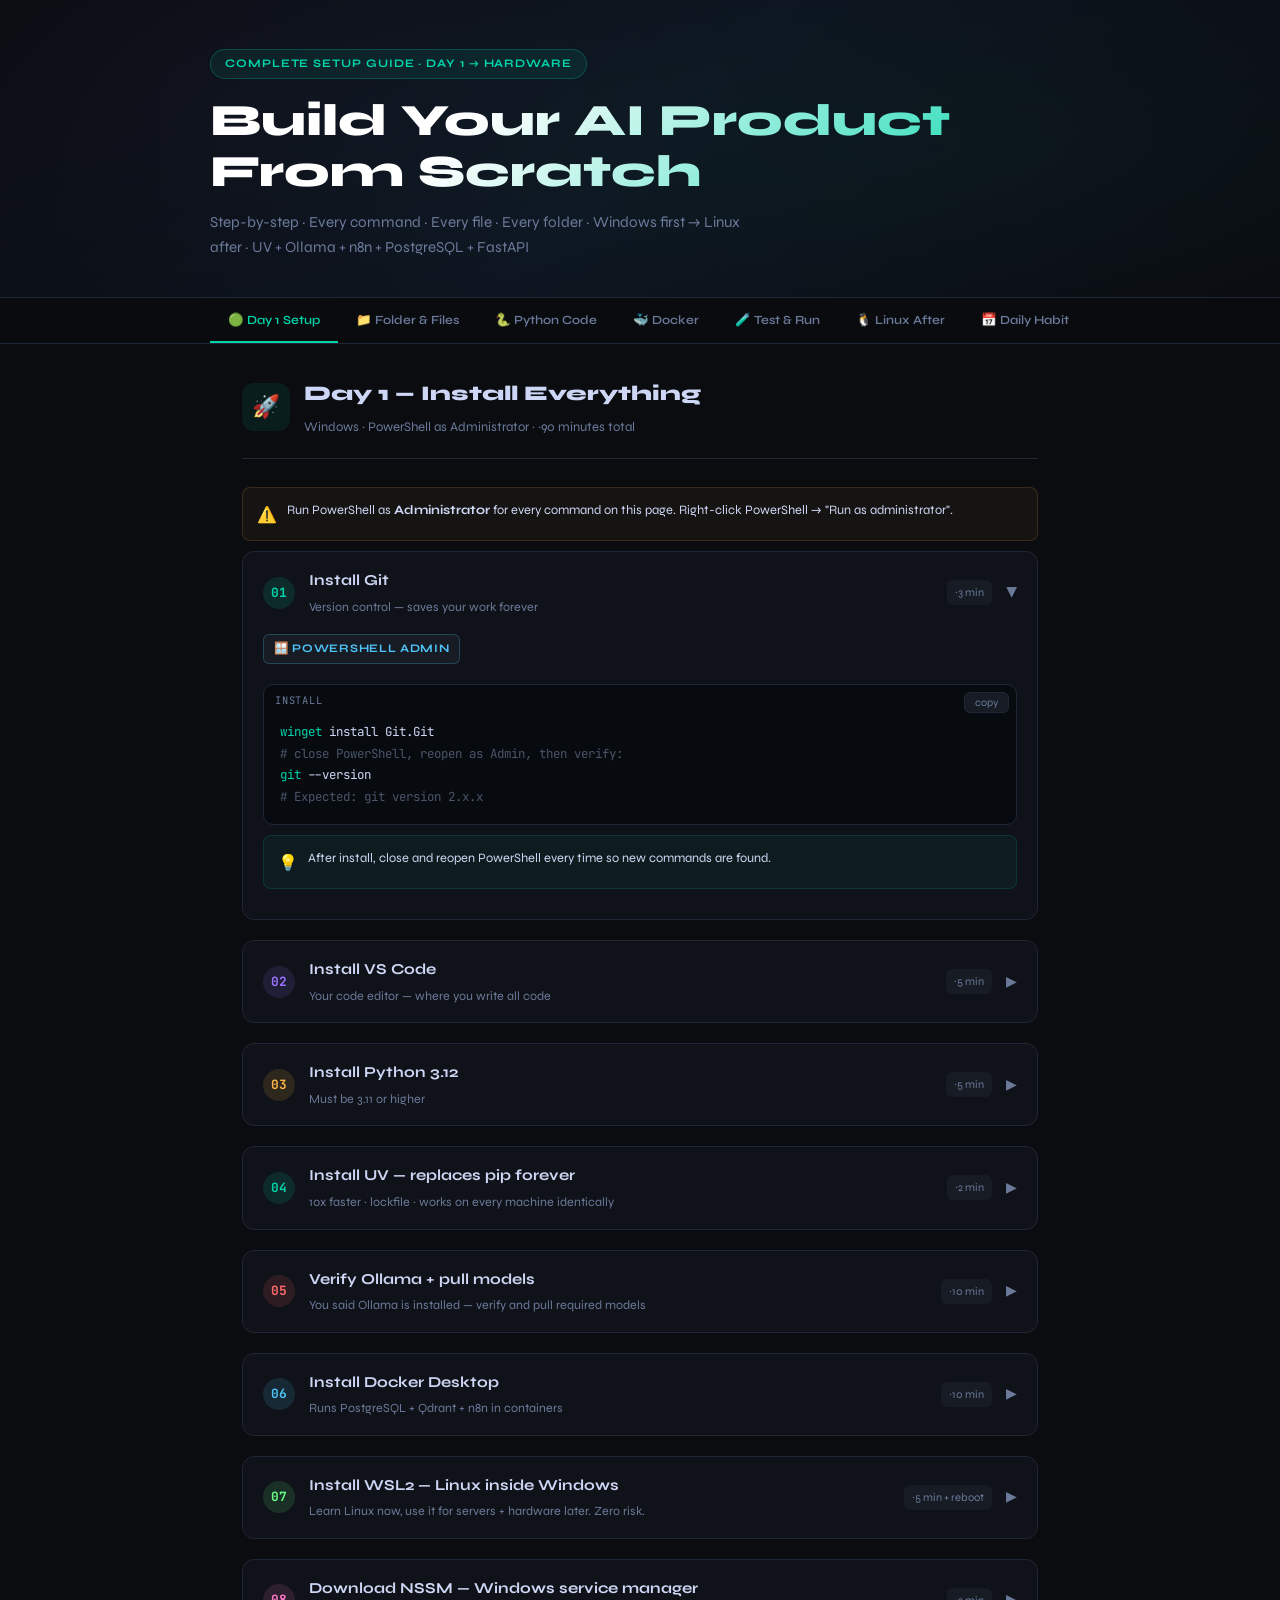
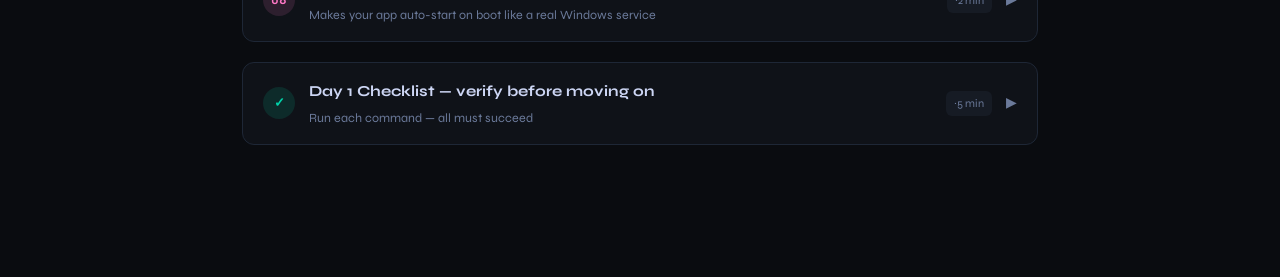
<file: myaiproduct-setup-guide.html>
<!DOCTYPE html>
<html lang="en">
<head>
<meta charset="UTF-8"/>
<meta name="viewport" content="width=device-width, initial-scale=1.0"/>
<title>MyAIProduct — Complete Setup Guide</title>
<style>
@import url('https://fonts.googleapis.com/css2?family=JetBrains+Mono:wght@400;600;700&family=Syne:wght@400;600;700;800&display=swap');

:root {
  --bg:        #0a0c10;
  --bg2:       #0f1218;
  --bg3:       #161b24;
  --border:    #1e2736;
  --text:      #cdd6f4;
  --muted:     #6b7a9a;
  --teal:      #00d4aa;
  --purple:    #9b72ff;
  --coral:     #ff6b6b;
  --amber:     #ffb347;
  --blue:      #4fc3f7;
  --green:     #69ff87;
  --pink:      #ff79c6;
  --code-bg:   #070b10;
}

* { box-sizing: border-box; margin: 0; padding: 0; }

body {
  font-family: 'Syne', sans-serif;
  background: var(--bg);
  color: var(--text);
  line-height: 1.7;
  padding-bottom: 80px;
}

/* ── HEADER ── */
.hero {
  background: linear-gradient(135deg, #0a0c10 0%, #0d1520 50%, #0a0c10 100%);
  border-bottom: 1px solid var(--border);
  padding: 48px 32px 36px;
  position: relative;
  overflow: hidden;
}
.hero::before {
  content: '';
  position: absolute; inset: 0;
  background: radial-gradient(ellipse 60% 60% at 70% 50%, #00d4aa08, transparent),
              radial-gradient(ellipse 40% 80% at 20% 30%, #9b72ff08, transparent);
  pointer-events: none;
}
.hero-inner { max-width: 860px; margin: 0 auto; position: relative; }
.badge {
  display: inline-block; background: #00d4aa15; border: 1px solid #00d4aa40;
  color: var(--teal); border-radius: 20px; padding: 4px 14px;
  font-size: 0.72rem; font-weight: 700; letter-spacing: 0.08em;
  text-transform: uppercase; margin-bottom: 16px;
}
.hero h1 {
  font-size: clamp(1.8rem, 4vw, 2.8rem); font-weight: 800;
  line-height: 1.15; margin-bottom: 12px;
  background: linear-gradient(135deg, #fff 30%, #00d4aa);
  -webkit-background-clip: text; -webkit-text-fill-color: transparent;
}
.hero p { color: var(--muted); font-size: 0.95rem; max-width: 560px; }

/* ── NAV ── */
.nav-wrap {
  position: sticky; top: 0; z-index: 100;
  background: rgba(10,12,16,0.92); backdrop-filter: blur(12px);
  border-bottom: 1px solid var(--border);
  padding: 0 32px;
  overflow-x: auto;
}
.nav {
  display: flex; gap: 0; max-width: 860px; margin: 0 auto;
}
.nav-btn {
  flex-shrink: 0; border: none; background: none;
  color: var(--muted); font-family: 'Syne', sans-serif;
  font-size: 0.78rem; font-weight: 600;
  padding: 14px 18px; cursor: pointer;
  border-bottom: 2px solid transparent;
  transition: color 0.2s, border-color 0.2s;
  white-space: nowrap;
}
.nav-btn:hover { color: var(--text); }
.nav-btn.active { color: var(--teal); border-bottom-color: var(--teal); }

/* ── MAIN LAYOUT ── */
.main { max-width: 860px; margin: 0 auto; padding: 32px; }

.section { display: none; }
.section.active { display: block; }

/* ── PHASE HEADER ── */
.phase-header {
  display: flex; align-items: center; gap: 14px;
  margin-bottom: 28px; padding-bottom: 20px;
  border-bottom: 1px solid var(--border);
}
.phase-icon {
  width: 48px; height: 48px; border-radius: 12px;
  display: flex; align-items: center; justify-content: center;
  font-size: 1.4rem; flex-shrink: 0;
}
.phase-header h2 { font-size: 1.3rem; font-weight: 800; margin-bottom: 4px; }
.phase-header p  { font-size: 0.82rem; color: var(--muted); }

/* ── STEP CARD ── */
.step {
  background: var(--bg2);
  border: 1px solid var(--border);
  border-radius: 12px;
  margin-bottom: 20px;
  overflow: hidden;
}
.step-head {
  display: flex; align-items: center; gap: 14px;
  padding: 16px 20px;
  cursor: pointer;
  user-select: none;
  transition: background 0.15s;
}
.step-head:hover { background: var(--bg3); }
.step-num {
  width: 32px; height: 32px; border-radius: 50%;
  display: flex; align-items: center; justify-content: center;
  font-family: 'JetBrains Mono', monospace;
  font-weight: 700; font-size: 0.8rem; flex-shrink: 0;
}
.step-info { flex: 1; }
.step-title { font-weight: 700; font-size: 0.95rem; margin-bottom: 2px; }
.step-desc  { font-size: 0.78rem; color: var(--muted); }
.step-time  {
  font-size: 0.7rem; color: var(--muted);
  background: var(--bg3); border-radius: 6px; padding: 3px 8px;
  white-space: nowrap; flex-shrink: 0;
}
.chevron { color: var(--muted); font-size: 0.9rem; transition: transform 0.2s; flex-shrink: 0; }
.step.open .chevron { transform: rotate(90deg); }

.step-body { display: none; padding: 0 20px 20px; }
.step.open .step-body { display: block; }

/* ── WHERE label ── */
.where {
  display: inline-flex; align-items: center; gap: 6px;
  background: var(--bg3); border: 1px solid var(--border);
  border-radius: 6px; padding: 4px 10px;
  font-size: 0.72rem; font-weight: 700;
  text-transform: uppercase; letter-spacing: 0.06em;
  margin-bottom: 10px; margin-right: 6px;
}
.where.win  { border-color: #4fc3f740; color: var(--blue); }
.where.term { border-color: #69ff8740; color: var(--green); }
.where.vs   { border-color: #9b72ff40; color: var(--purple); }
.where.file { border-color: #ffb34740; color: var(--amber); }
.where.note { border-color: #ff79c640; color: var(--pink); }

/* ── CODE BLOCK ── */
.code-wrap { position: relative; margin: 10px 0; }
.code-label {
  position: absolute; top: 8px; left: 12px;
  font-size: 0.65rem; color: var(--muted);
  font-family: 'JetBrains Mono', monospace;
  text-transform: uppercase; letter-spacing: 0.08em;
}
.copy-btn {
  position: absolute; top: 8px; right: 8px;
  background: var(--bg3); border: 1px solid var(--border);
  color: var(--muted); border-radius: 6px;
  padding: 3px 10px; font-size: 0.68rem;
  cursor: pointer; font-family: 'Syne', sans-serif;
  transition: color 0.2s, border-color 0.2s;
}
.copy-btn:hover { color: var(--teal); border-color: var(--teal); }
pre {
  background: var(--code-bg);
  border: 1px solid var(--border);
  border-radius: 10px;
  padding: 36px 16px 16px;
  font-family: 'JetBrains Mono', monospace;
  font-size: 0.78rem; line-height: 1.75;
  overflow-x: auto; white-space: pre;
}
.c-green  { color: #69ff87; }
.c-teal   { color: #00d4aa; }
.c-amber  { color: #ffb347; }
.c-muted  { color: #4a5568; }
.c-pink   { color: #ff79c6; }
.c-blue   { color: #4fc3f7; }
.c-coral  { color: #ff6b6b; }

/* ── NOTE / TIP ── */
.note-box {
  border-radius: 8px; padding: 12px 14px;
  font-size: 0.8rem; margin: 10px 0;
  display: flex; gap: 10px; align-items: flex-start;
}
.note-box.tip    { background: #00d4aa0d; border: 1px solid #00d4aa25; }
.note-box.warn   { background: #ffb3470d; border: 1px solid #ffb34725; }
.note-box.info   { background: #9b72ff0d; border: 1px solid #9b72ff25; }
.note-box .icon  { font-size: 1rem; flex-shrink: 0; margin-top: 1px; }

/* ── CHECKLIST ── */
.checklist { list-style: none; margin: 10px 0; }
.checklist li {
  display: flex; gap: 10px; align-items: flex-start;
  font-size: 0.82rem; padding: 5px 0;
  border-bottom: 1px solid var(--border);
}
.checklist li:last-child { border-bottom: none; }
.check { color: var(--teal); flex-shrink: 0; margin-top: 1px; }
.check-pending { color: var(--muted); flex-shrink: 0; }

/* ── TAGS ── */
.tags { display: flex; flex-wrap: wrap; gap: 6px; margin: 8px 0; }
.tag {
  border-radius: 5px; padding: 2px 8px;
  font-size: 0.68rem; font-weight: 700;
  letter-spacing: 0.04em;
}

/* ── PROGRESS ── */
.progress-section {
  background: var(--bg2); border: 1px solid var(--border);
  border-radius: 12px; padding: 20px; margin-bottom: 24px;
}
.progress-title { font-weight: 700; font-size: 0.85rem; margin-bottom: 14px; color: var(--muted); text-transform: uppercase; letter-spacing: 0.06em; }
.prog-row { display: flex; align-items: center; gap: 12px; margin-bottom: 10px; }
.prog-label { font-size: 0.75rem; width: 140px; flex-shrink: 0; }
.prog-bar { flex: 1; height: 6px; background: var(--bg3); border-radius: 3px; overflow: hidden; }
.prog-fill { height: 100%; border-radius: 3px; }
.prog-val { font-size: 0.72rem; color: var(--muted); width: 36px; text-align: right; flex-shrink: 0; }

/* ── FOLDER TREE ── */
.tree {
  background: var(--code-bg); border: 1px solid var(--border);
  border-radius: 10px; padding: 16px;
  font-family: 'JetBrains Mono', monospace;
  font-size: 0.78rem; line-height: 2;
}

/* ── DIVIDER ── */
.divider {
  height: 1px; background: var(--border);
  margin: 24px 0;
}

/* ── PHASE PILL ── */
.phase-pill {
  display: inline-block; border-radius: 20px;
  padding: 4px 12px; font-size: 0.7rem; font-weight: 700;
  margin-bottom: 16px; letter-spacing: 0.04em;
}

/* scroll reveal */
@keyframes fadeUp {
  from { opacity: 0; transform: translateY(12px); }
  to   { opacity: 1; transform: translateY(0); }
}
.step { animation: fadeUp 0.25s ease both; }
.step:nth-child(2) { animation-delay: 0.05s; }
.step:nth-child(3) { animation-delay: 0.1s; }
.step:nth-child(4) { animation-delay: 0.15s; }
.step:nth-child(5) { animation-delay: 0.2s; }
</style>
</head>
<body>

<!-- HERO -->
<div class="hero">
  <div class="hero-inner">
    <div class="badge">Complete Setup Guide · Day 1 → Hardware</div>
    <h1>Build Your AI Product<br>From Scratch</h1>
    <p>Step-by-step · Every command · Every file · Every folder · Windows first → Linux after · UV + Ollama + n8n + PostgreSQL + FastAPI</p>
  </div>
</div>

<!-- NAV -->
<div class="nav-wrap">
  <nav class="nav">
    <button class="nav-btn active" onclick="show('s0')">🟢 Day 1 Setup</button>
    <button class="nav-btn" onclick="show('s1')">📁 Folder & Files</button>
    <button class="nav-btn" onclick="show('s2')">🐍 Python Code</button>
    <button class="nav-btn" onclick="show('s3')">🐳 Docker</button>
    <button class="nav-btn" onclick="show('s4')">🧪 Test & Run</button>
    <button class="nav-btn" onclick="show('s5')">🐧 Linux After</button>
    <button class="nav-btn" onclick="show('s6')">📅 Daily Habit</button>
  </nav>
</div>

<div class="main">

<!-- ══════════════════════════════════════════
     SECTION 0 — DAY 1 SETUP
══════════════════════════════════════════ -->
<div class="section active" id="s0">
  <div class="phase-header">
    <div class="phase-icon" style="background:#00d4aa15">🚀</div>
    <div>
      <h2>Day 1 — Install Everything</h2>
      <p>Windows · PowerShell as Administrator · ~90 minutes total</p>
    </div>
  </div>

  <div class="note-box warn">
    <span class="icon">⚠️</span>
    <span>Run PowerShell as <strong>Administrator</strong> for every command on this page. Right-click PowerShell → "Run as administrator".</span>
  </div>

  <!-- STEP 1: Git -->
  <div class="step open">
    <div class="step-head" onclick="toggle(this)">
      <div class="step-num" style="background:#00d4aa20;color:#00d4aa">01</div>
      <div class="step-info">
        <div class="step-title">Install Git</div>
        <div class="step-desc">Version control — saves your work forever</div>
      </div>
      <div class="step-time">~3 min</div>
      <div class="chevron">▶</div>
    </div>
    <div class="step-body">
      <span class="where win">🪟 PowerShell Admin</span>
      <div class="code-wrap">
        <div class="code-label">install</div>
        <button class="copy-btn" onclick="cp(this)">copy</button>
        <pre><span class="c-teal">winget</span> install Git.Git
<span class="c-muted"># close PowerShell, reopen as Admin, then verify:</span>
<span class="c-teal">git</span> --version
<span class="c-muted"># Expected: git version 2.x.x</span></pre>
      </div>
      <div class="note-box tip">
        <span class="icon">💡</span>
        <span>After install, close and reopen PowerShell every time so new commands are found.</span>
      </div>
    </div>
  </div>

  <!-- STEP 2: VS Code -->
  <div class="step">
    <div class="step-head" onclick="toggle(this)">
      <div class="step-num" style="background:#9b72ff20;color:#9b72ff">02</div>
      <div class="step-info">
        <div class="step-title">Install VS Code</div>
        <div class="step-desc">Your code editor — where you write all code</div>
      </div>
      <div class="step-time">~5 min</div>
      <div class="chevron">▶</div>
    </div>
    <div class="step-body">
      <span class="where win">🪟 PowerShell Admin</span>
      <div class="code-wrap">
        <div class="code-label">install</div>
        <button class="copy-btn" onclick="cp(this)">copy</button>
        <pre><span class="c-teal">winget</span> install Microsoft.VisualStudioCode
<span class="c-muted"># Reopen terminal, verify:</span>
<span class="c-teal">code</span> --version</pre>
      </div>
      <span class="where note">📦 Extensions to install inside VS Code</span>
      <div class="code-wrap">
        <div class="code-label">vs code extensions</div>
        <button class="copy-btn" onclick="cp(this)">copy</button>
        <pre><span class="c-teal">code</span> --install-extension ms-python.python
<span class="c-teal">code</span> --install-extension ms-python.pylance
<span class="c-teal">code</span> --install-extension ms-azuretools.vscode-docker
<span class="c-teal">code</span> --install-extension eamodio.gitlens
<span class="c-teal">code</span> --install-extension humao.rest-client
<span class="c-teal">code</span> --install-extension ms-vscode-remote.remote-wsl</pre>
      </div>
      <div class="note-box tip">
        <span class="icon">💡</span>
        <span>REST Client lets you test your API from inside VS Code — no Postman needed.</span>
      </div>
    </div>
  </div>

  <!-- STEP 3: Python -->
  <div class="step">
    <div class="step-head" onclick="toggle(this)">
      <div class="step-num" style="background:#ffb34720;color:#ffb347">03</div>
      <div class="step-info">
        <div class="step-title">Install Python 3.12</div>
        <div class="step-desc">Must be 3.11 or higher</div>
      </div>
      <div class="step-time">~5 min</div>
      <div class="chevron">▶</div>
    </div>
    <div class="step-body">
      <span class="where win">🪟 PowerShell Admin</span>
      <div class="code-wrap">
        <div class="code-label">install</div>
        <button class="copy-btn" onclick="cp(this)">copy</button>
        <pre><span class="c-teal">winget</span> install Python.Python.3.12
<span class="c-muted"># Reopen terminal, verify:</span>
<span class="c-teal">python</span> --version
<span class="c-muted"># Expected: Python 3.12.x</span>
<span class="c-teal">pip</span> --version
<span class="c-muted"># Expected: pip 24.x.x</span></pre>
      </div>
      <div class="note-box warn">
        <span class="icon">⚠️</span>
        <span>During Python install — check <strong>"Add Python to PATH"</strong>. Without this, python command won't work.</span>
      </div>
    </div>
  </div>

  <!-- STEP 4: UV -->
  <div class="step">
    <div class="step-head" onclick="toggle(this)">
      <div class="step-num" style="background:#00d4aa20;color:#00d4aa">04</div>
      <div class="step-info">
        <div class="step-title">Install UV — replaces pip forever</div>
        <div class="step-desc">10x faster · lockfile · works on every machine identically</div>
      </div>
      <div class="step-time">~2 min</div>
      <div class="chevron">▶</div>
    </div>
    <div class="step-body">
      <span class="where win">🪟 PowerShell Admin</span>
      <div class="code-wrap">
        <div class="code-label">install UV</div>
        <button class="copy-btn" onclick="cp(this)">copy</button>
        <pre><span class="c-teal">powershell</span> -c <span class="c-green">"irm https://astral.sh/uv/install.ps1 | iex"</span>
<span class="c-muted"># Close and reopen terminal as Admin, then:</span>
<span class="c-teal">uv</span> --version
<span class="c-muted"># Expected: uv 0.x.x</span></pre>
      </div>
      <div class="note-box tip">
        <span class="icon">💡</span>
        <span><strong>Never use pip again after this.</strong> UV does everything pip does, but faster and safer. Always use <code>uv add</code> instead of <code>pip install</code>.</span>
      </div>
    </div>
  </div>

  <!-- STEP 5: Ollama -->
  <div class="step">
    <div class="step-head" onclick="toggle(this)">
      <div class="step-num" style="background:#ff6b6b20;color:#ff6b6b">05</div>
      <div class="step-info">
        <div class="step-title">Verify Ollama + pull models</div>
        <div class="step-desc">You said Ollama is installed — verify and pull required models</div>
      </div>
      <div class="step-time">~10 min</div>
      <div class="chevron">▶</div>
    </div>
    <div class="step-body">
      <span class="where win">🪟 PowerShell</span>
      <div class="code-wrap">
        <div class="code-label">verify ollama</div>
        <button class="copy-btn" onclick="cp(this)">copy</button>
        <pre><span class="c-teal">ollama</span> --version
<span class="c-muted"># Expected: ollama version 0.x.x</span>

<span class="c-teal">ollama</span> list
<span class="c-muted"># See what models you have</span></pre>
      </div>
      <div class="code-wrap">
        <div class="code-label">pull required models (run both)</div>
        <button class="copy-btn" onclick="cp(this)">copy</button>
        <pre><span class="c-teal">ollama</span> pull llama3
<span class="c-muted"># Downloads ~4.7GB — wait for it</span>

<span class="c-teal">ollama</span> pull nomic-embed-text
<span class="c-muted"># Downloads ~274MB — for RAG embeddings</span></pre>
      </div>
      <div class="code-wrap">
        <div class="code-label">test ollama works</div>
        <button class="copy-btn" onclick="cp(this)">copy</button>
        <pre><span class="c-teal">ollama</span> run llama3 <span class="c-green">"say: WORKING"</span>
<span class="c-muted"># Must reply with WORKING or similar</span>
<span class="c-muted"># Press Ctrl+D to exit</span></pre>
      </div>
    </div>
  </div>

  <!-- STEP 6: Docker -->
  <div class="step">
    <div class="step-head" onclick="toggle(this)">
      <div class="step-num" style="background:#4fc3f720;color:#4fc3f7">06</div>
      <div class="step-info">
        <div class="step-title">Install Docker Desktop</div>
        <div class="step-desc">Runs PostgreSQL + Qdrant + n8n in containers</div>
      </div>
      <div class="step-time">~10 min</div>
      <div class="chevron">▶</div>
    </div>
    <div class="step-body">
      <span class="where win">🪟 PowerShell Admin</span>
      <div class="code-wrap">
        <div class="code-label">install docker</div>
        <button class="copy-btn" onclick="cp(this)">copy</button>
        <pre><span class="c-teal">winget</span> install Docker.DockerDesktop
<span class="c-muted"># Restart PC when asked</span>
<span class="c-muted"># After restart, open Docker Desktop from taskbar</span>
<span class="c-muted"># Wait for it to say "Docker is running"</span>
<span class="c-muted"># Then verify:</span>
<span class="c-teal">docker</span> --version
<span class="c-teal">docker</span> compose version</pre>
      </div>
      <div class="note-box warn">
        <span class="icon">⚠️</span>
        <span>Docker Desktop must be <strong>running</strong> in the background (tray icon) before you use any docker commands.</span>
      </div>
    </div>
  </div>

  <!-- STEP 7: WSL2 -->
  <div class="step">
    <div class="step-head" onclick="toggle(this)">
      <div class="step-num" style="background:#69ff8720;color:#69ff87">07</div>
      <div class="step-info">
        <div class="step-title">Install WSL2 — Linux inside Windows</div>
        <div class="step-desc">Learn Linux now, use it for servers + hardware later. Zero risk.</div>
      </div>
      <div class="step-time">~5 min + reboot</div>
      <div class="chevron">▶</div>
    </div>
    <div class="step-body">
      <span class="where win">🪟 PowerShell Admin</span>
      <div class="code-wrap">
        <div class="code-label">install wsl2</div>
        <button class="copy-btn" onclick="cp(this)">copy</button>
        <pre><span class="c-teal">wsl</span> --install
<span class="c-muted"># PC restarts. After restart:</span>
<span class="c-muted"># Ubuntu terminal opens automatically</span>
<span class="c-muted"># Set a username (e.g. yourname) and password</span>
<span class="c-muted"># Remember this password — you'll use it often</span>

<span class="c-muted"># Verify after setup:</span>
<span class="c-teal">wsl</span> --list --verbose
<span class="c-muted"># Shows: Ubuntu   Running   2</span></pre>
      </div>
      <div class="code-wrap">
        <div class="code-label">first linux commands to practice daily</div>
        <button class="copy-btn" onclick="cp(this)">copy</button>
        <pre><span class="c-muted"># Open Ubuntu from Start Menu, then:</span>
<span class="c-teal">pwd</span>                 <span class="c-muted"># show current folder</span>
<span class="c-teal">ls</span> -la              <span class="c-muted"># list all files</span>
<span class="c-teal">cd</span> ~                <span class="c-muted"># go to home folder</span>
<span class="c-teal">mkdir</span> projects      <span class="c-muted"># create folder</span>
<span class="c-teal">sudo apt update</span>     <span class="c-muted"># update Ubuntu packages</span>
<span class="c-teal">sudo apt upgrade</span> -y <span class="c-muted"># upgrade all packages</span></pre>
      </div>
      <div class="note-box tip">
        <span class="icon">💡</span>
        <span>In VS Code, press <strong>Ctrl+Shift+P</strong> → type "WSL" → "Open Folder in WSL" to edit Linux files from VS Code.</span>
      </div>
    </div>
  </div>

  <!-- STEP 8: NSSM -->
  <div class="step">
    <div class="step-head" onclick="toggle(this)">
      <div class="step-num" style="background:#ff79c620;color:#ff79c6">08</div>
      <div class="step-info">
        <div class="step-title">Download NSSM — Windows service manager</div>
        <div class="step-desc">Makes your app auto-start on boot like a real Windows service</div>
      </div>
      <div class="step-time">~2 min</div>
      <div class="chevron">▶</div>
    </div>
    <div class="step-body">
      <span class="where win">🪟 PowerShell Admin</span>
      <div class="code-wrap">
        <div class="code-label">download nssm</div>
        <button class="copy-btn" onclick="cp(this)">copy</button>
        <pre><span class="c-muted"># Download NSSM</span>
<span class="c-teal">Invoke-WebRequest</span> -Uri <span class="c-green">"https://nssm.cc/release/nssm-2.24.zip"</span> `
  -OutFile <span class="c-green">"$env:TEMP\nssm.zip"</span>

<span class="c-muted"># Extract</span>
<span class="c-teal">Expand-Archive</span> <span class="c-green">"$env:TEMP\nssm.zip"</span> -DestinationPath <span class="c-green">"$env:TEMP\nssm"</span>

<span class="c-muted"># Copy to your tools folder</span>
<span class="c-teal">New-Item</span> -ItemType Directory -Force <span class="c-green">"C:\MyAIProduct\tools"</span>
<span class="c-teal">Copy-Item</span> <span class="c-green">"$env:TEMP\nssm\nssm-2.24\win64\nssm.exe"</span> `
  <span class="c-green">"C:\MyAIProduct\tools\nssm.exe"</span>

<span class="c-muted"># Verify:</span>
<span class="c-teal">C:\MyAIProduct\tools\nssm.exe</span> version</pre>
      </div>
    </div>
  </div>

  <!-- Day 1 checklist -->
  <div class="step">
    <div class="step-head" onclick="toggle(this)">
      <div class="step-num" style="background:#00d4aa20;color:#00d4aa">✓</div>
      <div class="step-info">
        <div class="step-title">Day 1 Checklist — verify before moving on</div>
        <div class="step-desc">Run each command — all must succeed</div>
      </div>
      <div class="step-time">~5 min</div>
      <div class="chevron">▶</div>
    </div>
    <div class="step-body">
      <div class="code-wrap">
        <div class="code-label">run all checks</div>
        <button class="copy-btn" onclick="cp(this)">copy</button>
        <pre><span class="c-teal">git</span> --version          <span class="c-muted"># git version 2.x</span>
<span class="c-teal">code</span> --version         <span class="c-muted"># 1.x.x</span>
<span class="c-teal">python</span> --version       <span class="c-muted"># Python 3.12.x</span>
<span class="c-teal">uv</span> --version           <span class="c-muted"># uv 0.x.x</span>
<span class="c-teal">ollama</span> --version       <span class="c-muted"># ollama version 0.x.x</span>
<span class="c-teal">docker</span> --version       <span class="c-muted"># Docker version 26.x</span>
<span class="c-teal">docker</span> compose version <span class="c-muted"># Docker Compose version 2.x</span>
<span class="c-teal">wsl</span> --list --verbose   <span class="c-muted"># Ubuntu Running 2</span>
<span class="c-teal">C:\MyAIProduct\tools\nssm.exe</span> version <span class="c-muted"># NSSM 2.24</span></pre>
      </div>
      <ul class="checklist">
        <li><span class="check">□</span> git works</li>
        <li><span class="check">□</span> VS Code works + all extensions installed</li>
        <li><span class="check">□</span> Python 3.12 works</li>
        <li><span class="check">□</span> UV works</li>
        <li><span class="check">□</span> Ollama works + llama3 + nomic-embed-text downloaded</li>
        <li><span class="check">□</span> Docker Desktop running</li>
        <li><span class="check">□</span> WSL2 Ubuntu installed</li>
        <li><span class="check">□</span> NSSM in C:\MyAIProduct\tools\</li>
      </ul>
    </div>
  </div>
</div>

<!-- ══════════════════════════════════════════
     SECTION 1 — FOLDER & FILES
══════════════════════════════════════════ -->
<div class="section" id="s1">
  <div class="phase-header">
    <div class="phase-icon" style="background:#ffb34720">📁</div>
    <div>
      <h2>Folder Structure & All Files</h2>
      <p>Create this once — never change the layout</p>
    </div>
  </div>

  <div class="step open">
    <div class="step-head" onclick="toggle(this)">
      <div class="step-num" style="background:#ffb34720;color:#ffb347">01</div>
      <div class="step-info">
        <div class="step-title">Create all folders at once</div>
        <div class="step-desc">PowerShell · one command · creates everything</div>
      </div>
      <div class="step-time">~1 min</div>
      <div class="chevron">▶</div>
    </div>
    <div class="step-body">
      <span class="where win">🪟 PowerShell Admin</span>
      <div class="code-wrap">
        <div class="code-label">create folders</div>
        <button class="copy-btn" onclick="cp(this)">copy</button>
        <pre><span class="c-teal">@</span>(
  <span class="c-green">"C:\MyAIProduct\app\routers"</span>,
  <span class="c-green">"C:\MyAIProduct\app\services"</span>,
  <span class="c-green">"C:\MyAIProduct\app\db"</span>,
  <span class="c-green">"C:\MyAIProduct\app\crypto"</span>,
  <span class="c-green">"C:\MyAIProduct\core"</span>,
  <span class="c-green">"C:\MyAIProduct\config"</span>,
  <span class="c-green">"C:\MyAIProduct\data\postgres"</span>,
  <span class="c-green">"C:\MyAIProduct\data\qdrant"</span>,
  <span class="c-green">"C:\MyAIProduct\data\n8n"</span>,
  <span class="c-green">"C:\MyAIProduct\logs"</span>,
  <span class="c-green">"C:\MyAIProduct\backups"</span>,
  <span class="c-green">"C:\MyAIProduct\tools"</span>,
  <span class="c-green">"C:\MyAIProduct\tests"</span>,
  <span class="c-green">"C:\MyAIProduct\workflows"</span>
) | <span class="c-teal">ForEach-Object</span> { <span class="c-teal">New-Item</span> -ItemType Directory -Force $_ }
<span class="c-teal">Write-Host</span> <span class="c-green">"All folders created"</span> -ForegroundColor Green</pre>
      </div>
      <div class="tree">
<span class="c-teal">C:\MyAIProduct\</span>
├── <span class="c-green">app\</span>                 ← all Python code lives here
│   ├── <span class="c-amber">routers\</span>         ← API endpoints (configs, rag, logs)
│   ├── <span class="c-amber">services\</span>        ← ollama, qdrant, scheduler
│   ├── <span class="c-amber">db\</span>              ← database connection + queries
│   └── <span class="c-amber">crypto\</span>          ← encryption / decryption
├── <span class="c-green">core\</span>                ← docker-compose.yml + start.bat
├── <span class="c-green">config\</span>              ← .env (never commit this)
├── <span class="c-green">data\</span>                ← all database files (never delete)
│   ├── postgres\
│   ├── qdrant\
│   └── n8n\
├── <span class="c-green">logs\</span>                ← app logs
├── <span class="c-green">backups\</span>             ← encrypted daily backups
├── <span class="c-green">tools\</span>               ← nssm.exe
├── <span class="c-green">tests\</span>               ← all test files
├── <span class="c-green">workflows\</span>           ← n8n workflow JSON exports
├── pyproject.toml       ← UV manages this
└── uv.lock              ← exact package versions (commit this!)</div>
    </div>
  </div>

  <div class="step">
    <div class="step-head" onclick="toggle(this)">
      <div class="step-num" style="background:#ffb34720;color:#ffb347">02</div>
      <div class="step-info">
        <div class="step-title">Create config/.env</div>
        <div class="step-desc">All secrets in one file — never commit to Git</div>
      </div>
      <div class="step-time">~2 min</div>
      <div class="chevron">▶</div>
    </div>
    <div class="step-body">
      <span class="where file">📄 File: C:\MyAIProduct\config\.env</span>
      <div class="note-box warn">
        <span class="icon">⚠️</span>
        <span>Open VS Code, create this file manually. <strong>Never paste passwords in terminal history.</strong></span>
      </div>
      <div class="code-wrap">
        <div class="code-label">config/.env</div>
        <button class="copy-btn" onclick="cp(this)">copy</button>
        <pre><span class="c-muted"># Database</span>
POSTGRES_DB=myaiproduct
POSTGRES_USER=appuser
POSTGRES_PASSWORD=Str0ng!Pass2024#Change

<span class="c-muted"># Services</span>
OLLAMA_URL=http://127.0.0.1:11434
QDRANT_URL=http://127.0.0.1:6333
N8N_URL=http://127.0.0.1:5678

<span class="c-muted"># App</span>
APP_HOST=127.0.0.1
APP_PORT=8000
APP_SECRET=replace-with-64-random-characters-here</pre>
      </div>
    </div>
  </div>

  <div class="step">
    <div class="step-head" onclick="toggle(this)">
      <div class="step-num" style="background:#ffb34720;color:#ffb347">03</div>
      <div class="step-info">
        <div class="step-title">Create .gitignore</div>
        <div class="step-desc">Prevents secrets and data from going to GitHub</div>
      </div>
      <div class="step-time">~1 min</div>
      <div class="chevron">▶</div>
    </div>
    <div class="step-body">
      <span class="where file">📄 File: C:\MyAIProduct\.gitignore</span>
      <div class="code-wrap">
        <div class="code-label">.gitignore</div>
        <button class="copy-btn" onclick="cp(this)">copy</button>
        <pre><span class="c-muted"># Never commit these</span>
config/.env
data/
logs/
backups/
__pycache__/
*.pyc
*.pyo
.pytest_cache/
dist/
build/
*.egg-info/
.venv/
venv/</pre>
      </div>
    </div>
  </div>

  <div class="step">
    <div class="step-head" onclick="toggle(this)">
      <div class="step-num" style="background:#ffb34720;color:#ffb347">04</div>
      <div class="step-info">
        <div class="step-title">Init UV + install all packages</div>
        <div class="step-desc">Creates pyproject.toml and uv.lock — the heart of your project</div>
      </div>
      <div class="step-time">~5 min</div>
      <div class="chevron">▶</div>
    </div>
    <div class="step-body">
      <span class="where win">🪟 PowerShell — inside C:\MyAIProduct</span>
      <div class="code-wrap">
        <div class="code-label">init uv and install</div>
        <button class="copy-btn" onclick="cp(this)">copy</button>
        <pre><span class="c-teal">cd</span> C:\MyAIProduct
<span class="c-teal">uv</span> init .

<span class="c-teal">uv</span> add fastapi <span class="c-green">"uvicorn[standard]"</span> sqlalchemy asyncpg `
       psycopg2-binary cryptography python-dotenv `
       passlib bcrypt httpx pydantic loguru `
       langchain langchain-community qdrant-client `
       apscheduler alembic

<span class="c-teal">uv</span> add --dev pytest pytest-asyncio httpx

<span class="c-muted"># Verify it worked:</span>
<span class="c-teal">uv</span> run python -c <span class="c-green">"import fastapi; print('FastAPI OK')"</span>
<span class="c-teal">uv</span> run python -c <span class="c-green">"import sqlalchemy; print('SQLAlchemy OK')"</span></pre>
      </div>
      <div class="note-box tip">
        <span class="icon">💡</span>
        <span><code>uv.lock</code> is created automatically. Always commit this file to Git — it ensures every machine gets the exact same package versions.</span>
      </div>
    </div>
  </div>

  <div class="step">
    <div class="step-head" onclick="toggle(this)">
      <div class="step-num" style="background:#ffb34720;color:#ffb347">05</div>
      <div class="step-info">
        <div class="step-title">Init Git and first commit</div>
        <div class="step-desc">Your product is now version-controlled forever</div>
      </div>
      <div class="step-time">~3 min</div>
      <div class="chevron">▶</div>
    </div>
    <div class="step-body">
      <span class="where win">🪟 PowerShell</span>
      <div class="code-wrap">
        <div class="code-label">git setup</div>
        <button class="copy-btn" onclick="cp(this)">copy</button>
        <pre><span class="c-teal">cd</span> C:\MyAIProduct
<span class="c-teal">git</span> init
<span class="c-teal">git</span> config user.name <span class="c-green">"Your Name"</span>
<span class="c-teal">git</span> config user.email <span class="c-green">"you@email.com"</span>

<span class="c-teal">git</span> add .
<span class="c-teal">git</span> commit -m <span class="c-green">"day 1: project scaffold with UV"</span>

<span class="c-muted"># Connect to GitHub (create repo first at github.com/new)</span>
<span class="c-teal">git</span> remote add origin https://github.com/YOURNAME/my-ai-product.git
<span class="c-teal">git</span> push -u origin main</pre>
      </div>
    </div>
  </div>
</div>

<!-- ══════════════════════════════════════════
     SECTION 2 — PYTHON CODE
══════════════════════════════════════════ -->
<div class="section" id="s2">
  <div class="phase-header">
    <div class="phase-icon" style="background:#9b72ff20">🐍</div>
    <div>
      <h2>Python Code — Every File</h2>
      <p>Copy each file into the exact path shown · Open in VS Code</p>
    </div>
  </div>

  <div class="note-box info">
    <span class="icon">📌</span>
    <span>Open VS Code: <code>cd C:\MyAIProduct && code .</code> — then create each file at the path shown.</span>
  </div>

  <div class="step open">
    <div class="step-head" onclick="toggle(this)">
      <div class="step-num" style="background:#9b72ff20;color:#9b72ff">F1</div>
      <div class="step-info">
        <div class="step-title">app/database.py</div>
        <div class="step-desc">PostgreSQL async connection — used by every other file</div>
      </div>
      <div class="chevron">▶</div>
    </div>
    <div class="step-body">
      <span class="where file">📄 C:\MyAIProduct\app\database.py</span>
      <div class="code-wrap">
        <div class="code-label">python</div>
        <button class="copy-btn" onclick="cp(this)">copy</button>
        <pre><span class="c-pink">from</span> sqlalchemy.ext.asyncio <span class="c-pink">import</span> create_async_engine, AsyncSession
<span class="c-pink">from</span> sqlalchemy.orm <span class="c-pink">import</span> declarative_base, sessionmaker
<span class="c-pink">from</span> dotenv <span class="c-pink">import</span> load_dotenv
<span class="c-pink">import</span> os

load_dotenv(<span class="c-green">"config/.env"</span>)

DATABASE_URL = (
    <span class="c-green">f"postgresql+asyncpg://"</span>
    <span class="c-green">f"{os.getenv('POSTGRES_USER')}:{os.getenv('POSTGRES_PASSWORD')}"</span>
    <span class="c-green">f"@127.0.0.1:5432/{os.getenv('POSTGRES_DB')}"</span>
)

engine = create_async_engine(DATABASE_URL, pool_size=<span class="c-amber">10</span>, echo=<span class="c-coral">False</span>)

AsyncSessionLocal = sessionmaker(
    engine, class_=AsyncSession, expire_on_commit=<span class="c-coral">False</span>
)

Base = declarative_base()

<span class="c-pink">async def</span> <span class="c-teal">get_db</span>():
    <span class="c-pink">async with</span> AsyncSessionLocal() <span class="c-pink">as</span> session:
        <span class="c-pink">yield</span> session</pre>
      </div>
    </div>
  </div>

  <div class="step">
    <div class="step-head" onclick="toggle(this)">
      <div class="step-num" style="background:#9b72ff20;color:#9b72ff">F2</div>
      <div class="step-info">
        <div class="step-title">app/models.py</div>
        <div class="step-desc">All 4 database tables defined as Python classes</div>
      </div>
      <div class="chevron">▶</div>
    </div>
    <div class="step-body">
      <span class="where file">📄 C:\MyAIProduct\app\models.py</span>
      <div class="code-wrap">
        <div class="code-label">python</div>
        <button class="copy-btn" onclick="cp(this)">copy</button>
        <pre><span class="c-pink">from</span> sqlalchemy <span class="c-pink">import</span> Column, Integer, BigInteger, String
<span class="c-pink">from</span> sqlalchemy <span class="c-pink">import</span> Boolean, Text, DateTime, JSON, LargeBinary, func
<span class="c-pink">from</span> app.database <span class="c-pink">import</span> Base

<span class="c-pink">class</span> <span class="c-teal">Config</span>(Base):
    __tablename__ = <span class="c-green">"configs"</span>
    id          = Column(Integer, primary_key=<span class="c-coral">True</span>)
    customer_id = Column(String, nullable=<span class="c-coral">False</span>)
    key         = Column(String, nullable=<span class="c-coral">False</span>)
    value       = Column(LargeBinary)   <span class="c-muted"># AES-256 encrypted</span>
    created_at  = Column(DateTime(timezone=<span class="c-coral">True</span>), server_default=func.now())
    updated_at  = Column(DateTime(timezone=<span class="c-coral">True</span>), onupdate=func.now())

<span class="c-pink">class</span> <span class="c-teal">RagChunk</span>(Base):
    __tablename__ = <span class="c-green">"rag_chunks"</span>
    id           = Column(Integer, primary_key=<span class="c-coral">True</span>)
    customer_id  = Column(String, nullable=<span class="c-coral">False</span>)
    doc_name     = Column(String, nullable=<span class="c-coral">False</span>)
    chunk_index  = Column(Integer, nullable=<span class="c-coral">False</span>)
    content      = Column(Text, nullable=<span class="c-coral">False</span>)
    embedding_id = Column(String)
    created_at   = Column(DateTime(timezone=<span class="c-coral">True</span>), server_default=func.now())

<span class="c-pink">class</span> <span class="c-teal">License</span>(Base):
    __tablename__ = <span class="c-green">"licenses"</span>
    id           = Column(Integer, primary_key=<span class="c-coral">True</span>)
    license_key  = Column(String, unique=<span class="c-coral">True</span>, nullable=<span class="c-coral">False</span>)
    machine_id   = Column(String)
    plan         = Column(String, default=<span class="c-green">"starter"</span>)
    activated_at = Column(DateTime(timezone=<span class="c-coral">True</span>))
    expires_at   = Column(DateTime(timezone=<span class="c-coral">True</span>))
    is_active    = Column(Boolean, default=<span class="c-coral">True</span>)
    created_at   = Column(DateTime(timezone=<span class="c-coral">True</span>), server_default=func.now())

<span class="c-pink">class</span> <span class="c-teal">UsageLog</span>(Base):
    __tablename__ = <span class="c-green">"usage_logs"</span>
    id           = Column(BigInteger, primary_key=<span class="c-coral">True</span>)
    customer_id  = Column(String, nullable=<span class="c-coral">False</span>)
    event_type   = Column(String, nullable=<span class="c-coral">False</span>)
    event_data   = Column(JSON)
    created_at   = Column(DateTime(timezone=<span class="c-coral">True</span>), server_default=func.now())</pre>
      </div>
    </div>
  </div>

  <div class="step">
    <div class="step-head" onclick="toggle(this)">
      <div class="step-num" style="background:#9b72ff20;color:#9b72ff">F3</div>
      <div class="step-info">
        <div class="step-title">app/crypto/encrypt.py</div>
        <div class="step-desc">AES-256 encryption — all sensitive data encrypted before saving</div>
      </div>
      <div class="chevron">▶</div>
    </div>
    <div class="step-body">
      <span class="where file">📄 C:\MyAIProduct\app\crypto\encrypt.py</span>
      <div class="code-wrap">
        <div class="code-label">python</div>
        <button class="copy-btn" onclick="cp(this)">copy</button>
        <pre><span class="c-pink">import</span> os, json, subprocess
<span class="c-pink">from</span> cryptography.hazmat.primitives.ciphers.aead <span class="c-pink">import</span> AESGCM
<span class="c-pink">from</span> cryptography.hazmat.primitives.kdf.scrypt <span class="c-pink">import</span> Scrypt
<span class="c-pink">from</span> cryptography.hazmat.backends <span class="c-pink">import</span> default_backend

<span class="c-pink">def</span> <span class="c-teal">get_machine_id</span>() -> str:
    <span class="c-green">"""Unique ID from this PC's hardware."""</span>
    result = subprocess.check_output(
        <span class="c-green">"wmic csproduct get uuid /value"</span>,
        shell=<span class="c-coral">True</span>, encoding=<span class="c-green">"utf-8"</span>
    )
    <span class="c-pink">return</span> result.strip().replace(<span class="c-green">"UUID="</span>, <span class="c-green">""</span>)

<span class="c-pink">def</span> <span class="c-teal">derive_key</span>(machine_id: str) -> bytes:
    <span class="c-green">"""Derive AES-256 key from hardware ID."""</span>
    kdf = Scrypt(
        salt=<span class="c-green">b"myaiproduct-salt-v1"</span>,
        length=<span class="c-amber">32</span>, n=<span class="c-amber">2**14</span>, r=<span class="c-amber">8</span>, p=<span class="c-amber">1</span>,
        backend=default_backend()
    )
    <span class="c-pink">return</span> kdf.derive(machine_id.encode())

<span class="c-muted"># Derived once at startup</span>
_KEY = derive_key(get_machine_id())

<span class="c-pink">def</span> <span class="c-teal">encrypt</span>(data: dict) -> bytes:
    aesgcm = AESGCM(_KEY)
    iv = os.urandom(<span class="c-amber">12</span>)
    ct = aesgcm.encrypt(iv, json.dumps(data).encode(), <span class="c-coral">None</span>)
    <span class="c-pink">return</span> iv + ct

<span class="c-pink">def</span> <span class="c-teal">decrypt</span>(payload: bytes) -> dict:
    aesgcm = AESGCM(_KEY)
    iv, ct = payload[:<span class="c-amber">12</span>], payload[<span class="c-amber">12</span>:]
    plain = aesgcm.decrypt(iv, ct, <span class="c-coral">None</span>)
    <span class="c-pink">return</span> json.loads(plain.decode())</pre>
      </div>
    </div>
  </div>

  <div class="step">
    <div class="step-head" onclick="toggle(this)">
      <div class="step-num" style="background:#9b72ff20;color:#9b72ff">F4</div>
      <div class="step-info">
        <div class="step-title">app/services/ollama.py</div>
        <div class="step-desc">Call Ollama LLM and embedding model from Python</div>
      </div>
      <div class="chevron">▶</div>
    </div>
    <div class="step-body">
      <span class="where file">📄 C:\MyAIProduct\app\services\ollama.py</span>
      <div class="code-wrap">
        <div class="code-label">python</div>
        <button class="copy-btn" onclick="cp(this)">copy</button>
        <pre><span class="c-pink">import</span> httpx, os
<span class="c-pink">from</span> loguru <span class="c-pink">import</span> logger
<span class="c-pink">from</span> dotenv <span class="c-pink">import</span> load_dotenv

load_dotenv(<span class="c-green">"config/.env"</span>)
OLLAMA = os.getenv(<span class="c-green">"OLLAMA_URL"</span>, <span class="c-green">"http://127.0.0.1:11434"</span>)

<span class="c-pink">async def</span> <span class="c-teal">chat</span>(prompt: str, model: str = <span class="c-green">"llama3"</span>,
              system: str = <span class="c-coral">None</span>) -> str:
    messages = []
    <span class="c-pink">if</span> system:
        messages.append({<span class="c-green">"role"</span>: <span class="c-green">"system"</span>, <span class="c-green">"content"</span>: system})
    messages.append({<span class="c-green">"role"</span>: <span class="c-green">"user"</span>, <span class="c-green">"content"</span>: prompt})

    <span class="c-pink">async with</span> httpx.AsyncClient(timeout=<span class="c-amber">120</span>) <span class="c-pink">as</span> client:
        r = <span class="c-pink">await</span> client.post(<span class="c-green">f"{OLLAMA}/api/chat"</span>,
            json={<span class="c-green">"model"</span>: model, <span class="c-green">"messages"</span>: messages, <span class="c-green">"stream"</span>: <span class="c-coral">False</span>})
        r.raise_for_status()
        <span class="c-pink">return</span> r.json()[<span class="c-green">"message"</span>][<span class="c-green">"content"</span>]

<span class="c-pink">async def</span> <span class="c-teal">embed</span>(text: str) -> list[float]:
    <span class="c-pink">async with</span> httpx.AsyncClient(timeout=<span class="c-amber">60</span>) <span class="c-pink">as</span> client:
        r = <span class="c-pink">await</span> client.post(<span class="c-green">f"{OLLAMA}/api/embeddings"</span>,
            json={<span class="c-green">"model"</span>: <span class="c-green">"nomic-embed-text"</span>, <span class="c-green">"prompt"</span>: text})
        r.raise_for_status()
        <span class="c-pink">return</span> r.json()[<span class="c-green">"embedding"</span>]</pre>
      </div>
    </div>
  </div>

  <div class="step">
    <div class="step-head" onclick="toggle(this)">
      <div class="step-num" style="background:#9b72ff20;color:#9b72ff">F5</div>
      <div class="step-info">
        <div class="step-title">app/main.py</div>
        <div class="step-desc">Entry point — starts everything, creates DB tables</div>
      </div>
      <div class="chevron">▶</div>
    </div>
    <div class="step-body">
      <span class="where file">📄 C:\MyAIProduct\app\main.py</span>
      <div class="code-wrap">
        <div class="code-label">python</div>
        <button class="copy-btn" onclick="cp(this)">copy</button>
        <pre><span class="c-pink">from</span> fastapi <span class="c-pink">import</span> FastAPI
<span class="c-pink">from</span> contextlib <span class="c-pink">import</span> asynccontextmanager
<span class="c-pink">from</span> loguru <span class="c-pink">import</span> logger
<span class="c-pink">import</span> sys, os
<span class="c-pink">from</span> app.database <span class="c-pink">import</span> engine, Base
<span class="c-pink">from</span> app <span class="c-pink">import</span> models  <span class="c-muted"># import so Base knows all tables</span>

<span class="c-muted"># Log to file + terminal</span>
logger.remove()
logger.add(sys.stdout, level=<span class="c-green">"INFO"</span>)
logger.add(<span class="c-green">"logs/app.log"</span>, rotation=<span class="c-green">"10 MB"</span>,
           retention=<span class="c-green">"7 days"</span>, level=<span class="c-green">"INFO"</span>)

<span class="c-pink">@asynccontextmanager</span>
<span class="c-pink">async def</span> <span class="c-teal">lifespan</span>(app: FastAPI):
    <span class="c-muted"># Create all DB tables on startup</span>
    <span class="c-pink">async with</span> engine.begin() <span class="c-pink">as</span> conn:
        <span class="c-pink">await</span> conn.run_sync(Base.metadata.create_all)
    logger.info(<span class="c-green">"✅ Database tables ready"</span>)
    logger.info(<span class="c-green">"✅ MyAIProduct API started"</span>)
    <span class="c-pink">yield</span>
    <span class="c-pink">await</span> engine.dispose()
    logger.info(<span class="c-green">"API shutdown"</span>)

app = FastAPI(
    title=<span class="c-green">"MyAIProduct API"</span>,
    version=<span class="c-green">"1.0.0"</span>,
    lifespan=lifespan
)

<span class="c-pink">@app</span>.get(<span class="c-green">"/health"</span>)
<span class="c-pink">async def</span> <span class="c-teal">health</span>():
    <span class="c-pink">return</span> {<span class="c-green">"status"</span>: <span class="c-green">"ok"</span>, <span class="c-green">"version"</span>: <span class="c-green">"1.0.0"</span>}

<span class="c-pink">@app</span>.post(<span class="c-green">"/chat"</span>)
<span class="c-pink">async def</span> <span class="c-teal">chat</span>(body: dict):
    <span class="c-pink">from</span> app.services.ollama <span class="c-pink">import</span> chat <span class="c-pink">as</span> ollama_chat
    reply = <span class="c-pink">await</span> ollama_chat(body.get(<span class="c-green">"message"</span>, <span class="c-green">""</span>))
    <span class="c-pink">return</span> {<span class="c-green">"reply"</span>: reply}</pre>
      </div>
    </div>
  </div>
</div>

<!-- ══════════════════════════════════════════
     SECTION 3 — DOCKER
══════════════════════════════════════════ -->
<div class="section" id="s3">
  <div class="phase-header">
    <div class="phase-icon" style="background:#4fc3f720">🐳</div>
    <div>
      <h2>Docker — PostgreSQL + Qdrant + n8n</h2>
      <p>One file runs all 3 services together</p>
    </div>
  </div>

  <div class="step open">
    <div class="step-head" onclick="toggle(this)">
      <div class="step-num" style="background:#4fc3f720;color:#4fc3f7">01</div>
      <div class="step-info">
        <div class="step-title">core/docker-compose.yml</div>
        <div class="step-desc">The main infrastructure file — all 3 services</div>
      </div>
      <div class="chevron">▶</div>
    </div>
    <div class="step-body">
      <span class="where file">📄 C:\MyAIProduct\core\docker-compose.yml</span>
      <div class="code-wrap">
        <div class="code-label">yaml</div>
        <button class="copy-btn" onclick="cp(this)">copy</button>
        <pre><span class="c-teal">version</span>: <span class="c-green">"3.8"</span>
<span class="c-teal">services</span>:

  <span class="c-teal">postgres</span>:
    image: postgres:16-alpine
    restart: always
    ports:
      - <span class="c-green">"127.0.0.1:5432:5432"</span>   <span class="c-muted"># localhost only</span>
    environment:
      POSTGRES_DB:       <span class="c-amber">${POSTGRES_DB}</span>
      POSTGRES_USER:     <span class="c-amber">${POSTGRES_USER}</span>
      POSTGRES_PASSWORD: <span class="c-amber">${POSTGRES_PASSWORD}</span>
    volumes:
      - <span class="c-green">../data/postgres:/var/lib/postgresql/data</span>
    healthcheck:
      test: [<span class="c-green">"CMD-SHELL"</span>, <span class="c-green">"pg_isready -U ${POSTGRES_USER}"</span>]
      interval: 5s
      timeout: 5s
      retries: 10

  <span class="c-teal">qdrant</span>:
    image: qdrant/qdrant:latest
    restart: always
    ports:
      - <span class="c-green">"127.0.0.1:6333:6333"</span>
    volumes:
      - <span class="c-green">../data/qdrant:/qdrant/storage</span>

  <span class="c-teal">n8n</span>:
    image: n8nio/n8n:latest
    restart: always
    ports:
      - <span class="c-green">"127.0.0.1:5678:5678"</span>
    environment:
      - DB_TYPE=postgresdb
      - DB_POSTGRESDB_HOST=postgres
      - DB_POSTGRESDB_PORT=5432
      - <span class="c-amber">DB_POSTGRESDB_DATABASE=${POSTGRES_DB}</span>
      - <span class="c-amber">DB_POSTGRESDB_USER=${POSTGRES_USER}</span>
      - <span class="c-amber">DB_POSTGRESDB_PASSWORD=${POSTGRES_PASSWORD}</span>
      - N8N_BASIC_AUTH_ACTIVE=true
      - N8N_BASIC_AUTH_USER=admin
      - N8N_BASIC_AUTH_PASSWORD=admin123
    depends_on:
      postgres:
        condition: service_healthy
    volumes:
      - <span class="c-green">../data/n8n:/home/node/.n8n</span>
    extra_hosts:
      - <span class="c-green">"host.docker.internal:host-gateway"</span></pre>
      </div>
    </div>
  </div>

  <div class="step">
    <div class="step-head" onclick="toggle(this)">
      <div class="step-num" style="background:#4fc3f720;color:#4fc3f7">02</div>
      <div class="step-info">
        <div class="step-title">Start all services</div>
        <div class="step-desc">Run this every time — or let NSSM auto-start it</div>
      </div>
      <div class="chevron">▶</div>
    </div>
    <div class="step-body">
      <span class="where win">🪟 PowerShell — inside C:\MyAIProduct\core</span>
      <div class="code-wrap">
        <div class="code-label">start services</div>
        <button class="copy-btn" onclick="cp(this)">copy</button>
        <pre><span class="c-teal">cd</span> C:\MyAIProduct\core

<span class="c-muted"># Start all 3 services (detached — runs in background)</span>
<span class="c-teal">docker</span> compose --env-file ..\config\.env up -d

<span class="c-muted"># Check status — all must say "running"</span>
<span class="c-teal">docker</span> compose ps

<span class="c-muted"># Watch logs in real time (Ctrl+C to stop watching)</span>
<span class="c-teal">docker</span> compose logs -f

<span class="c-muted"># Stop all services</span>
<span class="c-teal">docker</span> compose down

<span class="c-muted"># Restart one service only</span>
<span class="c-teal">docker</span> compose restart postgres</pre>
      </div>
    </div>
  </div>

  <div class="step">
    <div class="step-head" onclick="toggle(this)">
      <div class="step-num" style="background:#4fc3f720;color:#4fc3f7">03</div>
      <div class="step-info">
        <div class="step-title">core/start.bat — auto-start script</div>
        <div class="step-desc">NSSM runs this on Windows boot</div>
      </div>
      <div class="chevron">▶</div>
    </div>
    <div class="step-body">
      <span class="where file">📄 C:\MyAIProduct\core\start.bat</span>
      <div class="code-wrap">
        <div class="code-label">batch</div>
        <button class="copy-btn" onclick="cp(this)">copy</button>
        <pre><span class="c-amber">@echo off</span>
<span class="c-teal">cd</span> /d C:\MyAIProduct\core

<span class="c-muted">:: Start Docker services</span>
<span class="c-teal">docker</span> compose --env-file ..\config\.env up -d

<span class="c-muted">:: Wait for Postgres to be ready</span>
<span class="c-teal">timeout</span> /t 20 /nobreak > nul

<span class="c-muted">:: Start Python API</span>
<span class="c-teal">cd</span> /d C:\MyAIProduct
<span class="c-teal">uv</span> run uvicorn app.main:app --host 127.0.0.1 --port 8000</pre>
      </div>
      <div class="code-wrap">
        <div class="code-label">register with nssm (run once as Admin)</div>
        <button class="copy-btn" onclick="cp(this)">copy</button>
        <pre><span class="c-amber">$nssm</span> = <span class="c-green">"C:\MyAIProduct\tools\nssm.exe"</span>
<span class="c-amber">$bat</span>  = <span class="c-green">"C:\MyAIProduct\core\start.bat"</span>

& <span class="c-amber">$nssm</span> install MyAIProduct <span class="c-amber">$bat</span>
& <span class="c-amber">$nssm</span> set MyAIProduct AppDirectory <span class="c-green">"C:\MyAIProduct\core"</span>
& <span class="c-amber">$nssm</span> set MyAIProduct Start SERVICE_AUTO_START
& <span class="c-amber">$nssm</span> set MyAIProduct AppRestartDelay <span class="c-amber">5000</span>
& <span class="c-amber">$nssm</span> set MyAIProduct AppStdout <span class="c-green">"C:\MyAIProduct\logs\service.log"</span>
& <span class="c-amber">$nssm</span> set MyAIProduct AppStderr <span class="c-green">"C:\MyAIProduct\logs\error.log"</span>

net start MyAIProduct
<span class="c-teal">Write-Host</span> <span class="c-green">"Service started and will auto-start on every boot"</span></pre>
      </div>
    </div>
  </div>
</div>

<!-- ══════════════════════════════════════════
     SECTION 4 — TEST & RUN
══════════════════════════════════════════ -->
<div class="section" id="s4">
  <div class="phase-header">
    <div class="phase-icon" style="background:#ffb34720">🧪</div>
    <div>
      <h2>Test & Run — Verify Everything Works</h2>
      <p>Run in this exact order every time you start a new day</p>
    </div>
  </div>

  <div class="step open">
    <div class="step-head" onclick="toggle(this)">
      <div class="step-num" style="background:#ffb34720;color:#ffb347">01</div>
      <div class="step-info">
        <div class="step-title">Daily startup sequence</div>
        <div class="step-desc">Run these 3 commands every morning before building</div>
      </div>
      <div class="chevron">▶</div>
    </div>
    <div class="step-body">
      <span class="where win">🪟 PowerShell — Terminal 1</span>
      <div class="code-wrap">
        <div class="code-label">step 1: start docker services</div>
        <button class="copy-btn" onclick="cp(this)">copy</button>
        <pre><span class="c-teal">cd</span> C:\MyAIProduct\core
<span class="c-teal">docker</span> compose --env-file ..\config\.env up -d
<span class="c-teal">docker</span> compose ps
<span class="c-muted"># All 3 must say: running</span></pre>
      </div>
      <div class="code-wrap">
        <div class="code-label">step 2: start python api (Terminal 2 — keep open)</div>
        <button class="copy-btn" onclick="cp(this)">copy</button>
        <pre><span class="c-teal">cd</span> C:\MyAIProduct
<span class="c-teal">uv</span> run uvicorn app.main:app --host 127.0.0.1 --port 8000 --reload
<span class="c-muted"># --reload = auto-restarts when you save a file</span>
<span class="c-muted"># Keep this terminal open while you work</span></pre>
      </div>
      <div class="code-wrap">
        <div class="code-label">step 3: run tests (Terminal 3)</div>
        <button class="copy-btn" onclick="cp(this)">copy</button>
        <pre"><span class="c-teal">cd</span> C:\MyAIProduct
<span class="c-teal">uv</span> run pytest tests/ -v
<span class="c-muted"># All must pass before you start coding</span></pre>
      </div>
    </div>
  </div>

  <div class="step">
    <div class="step-head" onclick="toggle(this)">
      <div class="step-num" style="background:#ffb34720;color:#ffb347">02</div>
      <div class="step-info">
        <div class="step-title">tests/test_all.py — full test suite</div>
        <div class="step-desc">Tests every service — run this before every commit</div>
      </div>
      <div class="chevron">▶</div>
    </div>
    <div class="step-body">
      <span class="where file">📄 C:\MyAIProduct\tests\test_all.py</span>
      <div class="code-wrap">
        <div class="code-label">python</div>
        <button class="copy-btn" onclick="cp(this)">copy</button>
        <pre><span class="c-pink">import</span> httpx, pytest, psycopg2, os
<span class="c-pink">from</span> dotenv <span class="c-pink">import</span> load_dotenv
load_dotenv(<span class="c-green">"config/.env"</span>)

BASE = <span class="c-green">"http://127.0.0.1:8000"</span>

<span class="c-pink">def</span> <span class="c-teal">test_api_health</span>():
    r = httpx.get(<span class="c-green">f"{BASE}/health"</span>)
    <span class="c-pink">assert</span> r.status_code == <span class="c-amber">200</span>
    <span class="c-pink">assert</span> r.json()[<span class="c-green">"status"</span>] == <span class="c-green">"ok"</span>
    <span class="c-pink">print</span>(<span class="c-green">"✅ FastAPI health OK"</span>)

<span class="c-pink">def</span> <span class="c-teal">test_ollama_reachable</span>():
    r = httpx.get(<span class="c-green">"http://127.0.0.1:11434/api/tags"</span>, timeout=<span class="c-amber">10</span>)
    <span class="c-pink">assert</span> r.status_code == <span class="c-amber">200</span>
    <span class="c-pink">print</span>(<span class="c-green">"✅ Ollama reachable"</span>)

<span class="c-pink">def</span> <span class="c-teal">test_ollama_chat</span>():
    r = httpx.post(<span class="c-green">"http://127.0.0.1:11434/api/chat"</span>, json={
        <span class="c-green">"model"</span>: <span class="c-green">"llama3"</span>,
        <span class="c-green">"messages"</span>: [{<span class="c-green">"role"</span>: <span class="c-green">"user"</span>,
                      <span class="c-green">"content"</span>: <span class="c-green">"Reply only: WORKING"</span>}],
        <span class="c-green">"stream"</span>: <span class="c-coral">False</span>
    }, timeout=<span class="c-amber">60</span>)
    <span class="c-pink">assert</span> r.status_code == <span class="c-amber">200</span>
    <span class="c-pink">print</span>(<span class="c-green">"✅ Ollama chat OK:", r.json()["message"]["content"][:30]</span>)

<span class="c-pink">def</span> <span class="c-teal">test_postgres</span>():
    conn = psycopg2.connect(
        host=<span class="c-green">"127.0.0.1"</span>, port=<span class="c-amber">5432</span>,
        dbname=os.getenv(<span class="c-green">"POSTGRES_DB"</span>),
        user=os.getenv(<span class="c-green">"POSTGRES_USER"</span>),
        password=os.getenv(<span class="c-green">"POSTGRES_PASSWORD"</span>)
    )
    cur = conn.cursor()
    cur.execute(<span class="c-green">"SELECT 1"</span>)
    conn.close()
    <span class="c-pink">print</span>(<span class="c-green">"✅ PostgreSQL OK"</span>)

<span class="c-pink">def</span> <span class="c-teal">test_qdrant</span>():
    r = httpx.get(<span class="c-green">"http://127.0.0.1:6333/healthz"</span>)
    <span class="c-pink">assert</span> r.status_code == <span class="c-amber">200</span>
    <span class="c-pink">print</span>(<span class="c-green">"✅ Qdrant OK"</span>)

<span class="c-pink">def</span> <span class="c-teal">test_n8n</span>():
    r = httpx.get(<span class="c-green">"http://127.0.0.1:5678/healthz"</span>)
    <span class="c-pink">assert</span> r.status_code == <span class="c-amber">200</span>
    <span class="c-pink">print</span>(<span class="c-green">"✅ n8n OK"</span>)

<span class="c-pink">def</span> <span class="c-teal">test_api_chat</span>():
    r = httpx.post(<span class="c-green">f"{BASE}/chat"</span>,
        json={<span class="c-green">"message"</span>: <span class="c-green">"say hi"</span>}, timeout=<span class="c-amber">60</span>)
    <span class="c-pink">assert</span> r.status_code == <span class="c-amber">200</span>
    <span class="c-pink">assert</span> <span class="c-green">"reply"</span> <span class="c-pink">in</span> r.json()
    <span class="c-pink">print</span>(<span class="c-green">"✅ /chat endpoint OK"</span>)</pre>
      </div>
      <div class="code-wrap">
        <div class="code-label">run tests</div>
        <button class="copy-btn" onclick="cp(this)">copy</button>
        <pre><span class="c-teal">uv</span> run pytest tests/test_all.py -v --tb=short
<span class="c-muted"># Expected output:</span>
<span class="c-green">PASSED tests/test_all.py::test_api_health
PASSED tests/test_all.py::test_ollama_reachable
PASSED tests/test_all.py::test_ollama_chat
PASSED tests/test_all.py::test_postgres
PASSED tests/test_all.py::test_qdrant
PASSED tests/test_all.py::test_n8n
PASSED tests/test_all.py::test_api_chat
7 passed in 14.xx s</span></pre>
      </div>
    </div>
  </div>

  <div class="step">
    <div class="step-head" onclick="toggle(this)">
      <div class="step-num" style="background:#ffb34720;color:#ffb347">03</div>
      <div class="step-info">
        <div class="step-title">URLs to open in browser</div>
        <div class="step-desc">Every service has a web UI</div>
      </div>
      <div class="chevron">▶</div>
    </div>
    <div class="step-body">
      <div class="note-box info">
        <span class="icon">🌐</span>
        <span>Open these in your browser after everything is running:</span>
      </div>
      <ul class="checklist">
        <li><span class="check">→</span><strong>http://127.0.0.1:8000/docs</strong> — Your FastAPI swagger UI — test every endpoint</li>
        <li><span class="check">→</span><strong>http://127.0.0.1:5678</strong> — n8n workflow builder (login: admin / admin123)</li>
        <li><span class="check">→</span><strong>http://127.0.0.1:6333/dashboard</strong> — Qdrant vector DB dashboard</li>
        <li><span class="check">→</span><strong>http://127.0.0.1:8000/health</strong> — quick health check</li>
      </ul>
    </div>
  </div>
</div>

<!-- ══════════════════════════════════════════
     SECTION 5 — LINUX AFTER
══════════════════════════════════════════ -->
<div class="section" id="s5">
  <div class="phase-header">
    <div class="phase-icon" style="background:#69ff8720">🐧</div>
    <div>
      <h2>Linux — When and How to Switch</h2>
      <p>Stay on Windows now · Use WSL2 to learn Linux daily · Switch fully later</p>
    </div>
  </div>

  <div class="note-box tip">
    <span class="icon">💡</span>
    <span><strong>You do NOT switch away from Windows yet.</strong> Your product is for Windows customers. You learn Linux in WSL2 every day so you're ready for Phase 4 (VPS server) and Phase 6 (Raspberry Pi hardware).</span>
  </div>

  <div class="step open">
    <div class="step-head" onclick="toggle(this)">
      <div class="step-num" style="background:#69ff8720;color:#69ff87">L1</div>
      <div class="step-info">
        <div class="step-title">WSL2 daily practice — 15 min every day</div>
        <div class="step-desc">Build Linux muscle memory while staying on Windows</div>
      </div>
      <div class="chevron">▶</div>
    </div>
    <div class="step-body">
      <span class="where term">🐧 Ubuntu Terminal (WSL2)</span>
      <div class="code-wrap">
        <div class="code-label">week 1-2: navigation basics</div>
        <button class="copy-btn" onclick="cp(this)">copy</button>
        <pre><span class="c-teal">pwd</span>               <span class="c-muted"># where am I?</span>
<span class="c-teal">ls</span> -la            <span class="c-muted"># list files with details</span>
<span class="c-teal">cd</span> ~              <span class="c-muted"># go home</span>
<span class="c-teal">mkdir</span> -p projects/test  <span class="c-muted"># create nested folders</span>
<span class="c-teal">touch</span> file.txt    <span class="c-muted"># create empty file</span>
<span class="c-teal">cat</span> file.txt      <span class="c-muted"># read file</span>
<span class="c-teal">nano</span> file.txt     <span class="c-muted"># edit file (Ctrl+X to exit)</span>
<span class="c-teal">cp</span> file.txt copy.txt    <span class="c-muted"># copy file</span>
<span class="c-teal">mv</span> copy.txt new.txt     <span class="c-muted"># rename/move</span>
<span class="c-teal">rm</span> new.txt        <span class="c-muted"># delete file</span></pre>
      </div>
      <div class="code-wrap">
        <div class="code-label">week 3-4: install tools in linux</div>
        <button class="copy-btn" onclick="cp(this)">copy</button>
        <pre"><span class="c-teal">sudo apt update && sudo apt upgrade</span> -y
<span class="c-teal">sudo apt install</span> -y python3 python3-pip git curl wget
<span class="c-muted"># Install UV in Linux too:</span>
<span class="c-teal">curl</span> -LsSf https://astral.sh/uv/install.sh | sh
<span class="c-muted"># Install Docker in WSL2:</span>
<span class="c-teal">curl</span> -fsSL https://get.docker.com | sh</pre>
      </div>
      <div class="code-wrap">
        <div class="code-label">access your windows files from linux</div>
        <button class="copy-btn" onclick="cp(this)">copy</button>
        <pre"><span class="c-muted"># Your Windows C: drive is at:</span>
<span class="c-teal">ls</span> /mnt/c/MyAIProduct
<span class="c-muted"># You can edit Windows files from Linux!</span>
<span class="c-teal">cd</span> /mnt/c/MyAIProduct
<span class="c-teal">uv</span> run pytest tests/ -v</pre>
      </div>
    </div>
  </div>

  <div class="step">
    <div class="step-head" onclick="toggle(this)">
      <div class="step-num" style="background:#69ff8720;color:#69ff87">L2</div>
      <div class="step-info">
        <div class="step-title">When to fully switch to Linux</div>
        <div class="step-desc">Clear milestones — don't switch early</div>
      </div>
      <div class="chevron">▶</div>
    </div>
    <div class="step-body">
      <ul class="checklist">
        <li><span class="check-pending">□</span><strong>Phase 4 (Month 7):</strong> Deploy your product to a Linux VPS (Ubuntu). Your server runs Linux. Your dev machine stays Windows.</li>
        <li><span class="check-pending">□</span><strong>Phase 6 (Month 15):</strong> Raspberry Pi runs Linux. You SSH into it from Windows. No need to switch your main machine.</li>
        <li><span class="check-pending">□</span><strong>Optional (any time):</strong> If you want to develop on Linux — install Ubuntu as dual boot alongside Windows. Keep Windows for customer testing.</li>
      </ul>
      <div class="note-box tip">
        <span class="icon">💡</span>
        <span>Most professional developers use macOS or Linux for development but test on Windows when their product targets Windows users. You are doing the right thing.</span>
      </div>
    </div>
  </div>

  <div class="step">
    <div class="step-head" onclick="toggle(this)">
      <div class="step-num" style="background:#69ff8720;color:#69ff87">L3</div>
      <div class="step-info">
        <div class="step-title">Linux equivalent of every Windows command</div>
        <div class="step-desc">Reference — same action, different command</div>
      </div>
      <div class="chevron">▶</div>
    </div>
    <div class="step-body">
      <div class="code-wrap">
        <div class="code-label">windows → linux translation</div>
        <button class="copy-btn" onclick="cp(this)">copy</button>
        <pre"><span class="c-muted"># Windows PowerShell    →    Linux Bash</span>
<span class="c-teal">Get-ChildItem</span>          →    ls -la
<span class="c-teal">Set-Location</span>           →    cd
<span class="c-teal">New-Item</span> -Type Dir     →    mkdir
<span class="c-teal">Copy-Item</span>              →    cp
<span class="c-teal">Remove-Item</span>            →    rm
<span class="c-teal">Get-Content</span>            →    cat
<span class="c-teal">net start</span> MyService    →    systemctl start myservice
<span class="c-teal">nssm install</span>           →    systemctl enable (via .service file)
<span class="c-teal">winget install</span>         →    sudo apt install
<span class="c-teal">$env:VAR</span>               →    $VAR or export VAR=value
<span class="c-teal">.\script.bat</span>           →    ./script.sh
<span class="c-teal">ipconfig</span>               →    ip addr
<span class="c-teal">tasklist</span>               →    ps aux
<span class="c-teal">taskkill</span>               →    kill -9 PID</pre>
      </div>
    </div>
  </div>
</div>

<!-- ══════════════════════════════════════════
     SECTION 6 — DAILY HABIT
══════════════════════════════════════════ -->
<div class="section" id="s6">
  <div class="phase-header">
    <div class="phase-icon" style="background:#ff6b6b20">📅</div>
    <div>
      <h2>Daily Build Habit</h2>
      <p>This is how your product grows — every single day</p>
    </div>
  </div>

  <div class="step open">
    <div class="step-head" onclick="toggle(this)">
      <div class="step-num" style="background:#ff6b6b20;color:#ff6b6b">AM</div>
      <div class="step-info">
        <div class="step-title">Every morning — startup (10 min)</div>
        <div class="step-desc">Before you write one line of code</div>
      </div>
      <div class="chevron">▶</div>
    </div>
    <div class="step-body">
      <div class="code-wrap">
        <div class="code-label">morning routine</div>
        <button class="copy-btn" onclick="cp(this)">copy</button>
        <pre"><span class="c-teal">cd</span> C:\MyAIProduct

<span class="c-muted"># 1. Get latest code</span>
<span class="c-teal">git</span> pull

<span class="c-muted"># 2. Start Docker services</span>
<span class="c-teal">cd</span> core
<span class="c-teal">docker</span> compose --env-file ..\config\.env up -d
<span class="c-teal">cd</span> ..

<span class="c-muted"># 3. Start API (keep this terminal open)</span>
<span class="c-teal">uv</span> run uvicorn app.main:app --host 127.0.0.1 --port 8000 --reload

<span class="c-muted"># 4. In a new terminal — run tests</span>
<span class="c-teal">uv</span> run pytest tests/ -v -q
<span class="c-muted"># All pass? → start building</span></pre>
      </div>
    </div>
  </div>

  <div class="step">
    <div class="step-head" onclick="toggle(this)">
      <div class="step-num" style="background:#ff6b6b20;color:#ff6b6b">PM</div>
      <div class="step-info">
        <div class="step-title">Every evening — commit (10 min)</div>
        <div class="step-desc">Never end the day without committing</div>
      </div>
      <div class="chevron">▶</div>
    </div>
    <div class="step-body">
      <div class="code-wrap">
        <div class="code-label">evening routine</div>
        <button class="copy-btn" onclick="cp(this)">copy</button>
        <pre"><span class="c-teal">cd</span> C:\MyAIProduct

<span class="c-muted"># 1. Run tests one more time</span>
<span class="c-teal">uv</span> run pytest tests/ -v -q

<span class="c-muted"># 2. Commit what you built today</span>
<span class="c-teal">git</span> add .
<span class="c-teal">git</span> commit -m <span class="c-green">"day X: what I built today in one sentence"</span>
<span class="c-teal">git</span> push

<span class="c-muted"># 3. Linux practice (15 min in WSL2 terminal)</span>
<span class="c-muted"># Open Ubuntu, practice 3 new Linux commands</span></pre>
      </div>
    </div>
  </div>

  <div class="step">
    <div class="step-head" onclick="toggle(this)">
      <div class="step-num" style="background:#ff6b6b20;color:#ff6b6b">📝</div>
      <div class="step-info">
        <div class="step-title">Commit message format</div>
        <div class="step-desc">Good commits = good history = easy to debug</div>
      </div>
      <div class="chevron">▶</div>
    </div>
    <div class="step-body">
      <div class="code-wrap">
        <div class="code-label">format: type: what you did</div>
        <button class="copy-btn" onclick="cp(this)">copy</button>
        <pre"><span class="c-green">feat:</span>  add RAG ingest endpoint
<span class="c-green">feat:</span>  add Ollama chat with memory
<span class="c-coral">fix:</span>   fix postgres connection timeout
<span class="c-coral">fix:</span>   fix encryption key not loading from .env
<span class="c-amber">test:</span>  add tests for config encryption
<span class="c-blue">docs:</span>  update README with setup steps
<span class="c-pink">chore:</span> upgrade langchain to 0.2.6</pre>
      </div>
    </div>
  </div>

  <div class="step">
    <div class="step-head" onclick="toggle(this)">
      <div class="step-num" style="background:#ff6b6b20;color:#ff6b6b">🔥</div>
      <div class="step-info">
        <div class="step-title">What to build — Week by Week (Month 1)</div>
        <div class="step-desc">Exactly one feature per week</div>
      </div>
      <div class="chevron">▶</div>
    </div>
    <div class="step-body">
      <ul class="checklist">
        <li><span class="check-pending">W1</span>Get stack running + all 7 tests passing + NSSM auto-start on boot</li>
        <li><span class="check-pending">W2</span>Build encrypted config API (set + get config values from Postgres)</li>
        <li><span class="check-pending">W3</span>Build RAG pipeline (upload PDF → chunk → embed → store Qdrant → query)</li>
        <li><span class="check-pending">W4</span>Build 3 n8n workflows (webhook→Ollama, schedule→backup, file→RAG ingest)</li>
      </ul>
      <div class="note-box tip">
        <span class="icon">🎯</span>
        <span>Every week: one feature, tested, committed, pushed. After 4 weeks you have a real working product — not just code on your machine.</span>
      </div>
    </div>
  </div>
</div>

</div><!-- end .main -->

<script>
function show(id) {
  document.querySelectorAll('.section').forEach(s => s.classList.remove('active'))
  document.querySelectorAll('.nav-btn').forEach(b => b.classList.remove('active'))
  document.getElementById(id).classList.add('active')
  const idx = ['s0','s1','s2','s3','s4','s5','s6'].indexOf(id)
  document.querySelectorAll('.nav-btn')[idx].classList.add('active')
}

function toggle(head) {
  const step = head.parentElement
  step.classList.toggle('open')
}

function cp(btn) {
  const pre = btn.closest('.code-wrap').querySelector('pre')
  const lines = []
  pre.childNodes.forEach(n => {
    if (n.nodeType === Node.TEXT_NODE) lines.push(n.textContent)
    else if (n.classList && n.classList.contains('copy-btn')) return
    else if (n.classList && n.classList.contains('code-label')) return
    else lines.push(n.textContent)
  })
  const text = lines.join('').trim()
  navigator.clipboard.writeText(text).then(() => {
    btn.textContent = '✓ copied'
    setTimeout(() => btn.textContent = 'copy', 1800)
  })
}
</script>
</body>
</html>
</file>
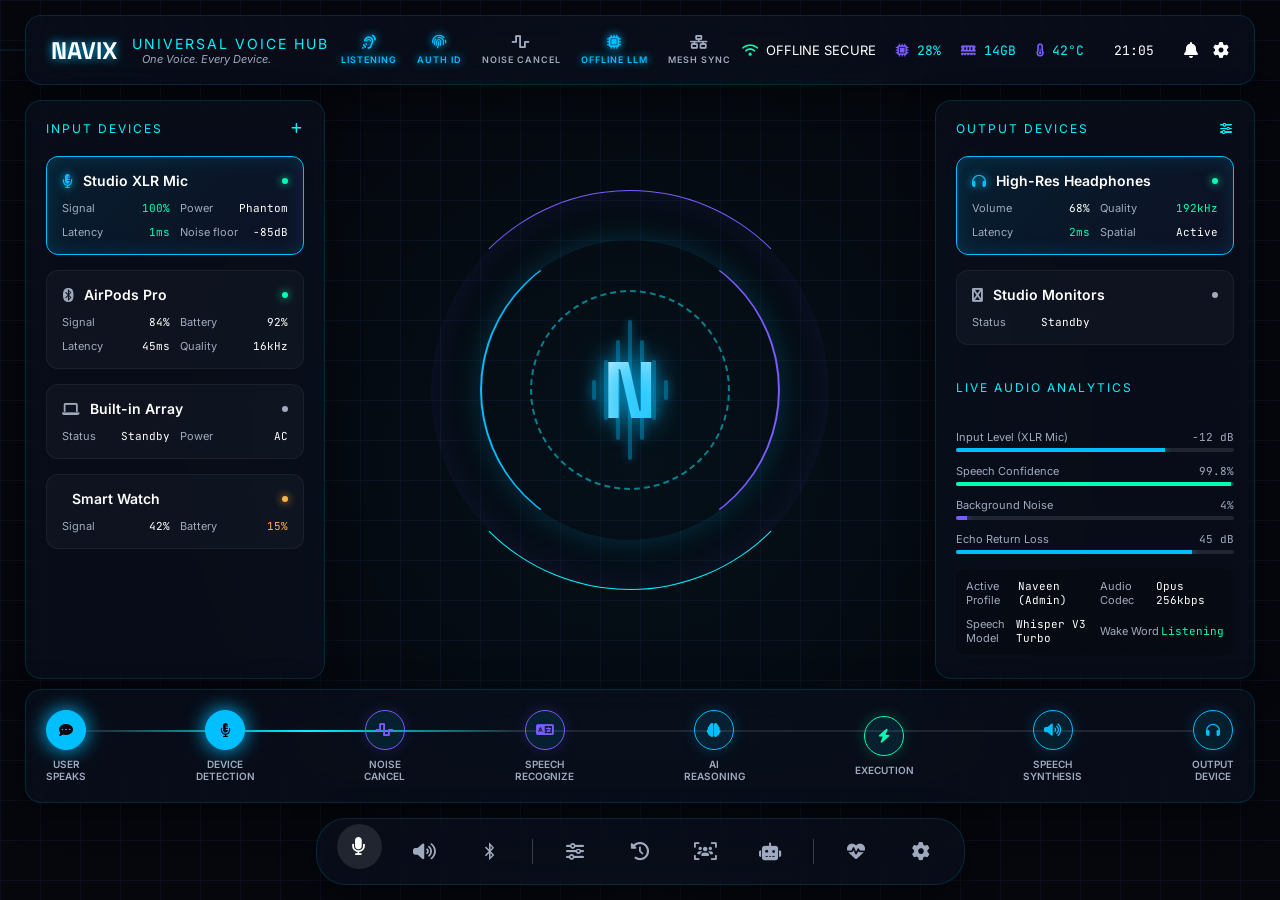
<file: navix_hud_ui/voice-hub.html>
<!DOCTYPE html>
<html lang="en">

<head>
  <meta charset="UTF-8" />
  <meta name="viewport" content="width=device-width, initial-scale=1.0" />
  <title>NAVIX OS - Universal Voice Hub</title>
  <link rel="preconnect" href="https://fonts.googleapis.com" />
  <link rel="preconnect" href="https://fonts.gstatic.com" crossorigin />
  <link
    href="https://fonts.googleapis.com/css2?family=Inter:wght@300;400;500;600;700&family=JetBrains+Mono:wght@400;500;700&family=Space+Grotesk:wght@500;700&display=swap"
    rel="stylesheet" />
  <link rel="stylesheet" href="https://cdnjs.cloudflare.com/ajax/libs/font-awesome/6.4.0/css/all.min.css" />
  <style>
    :root {
      --bg-space: #05070D;
      --panel-dark: #0B1220;
      --primary-glow: #00BFFF;
      --secondary-glow: #7A5CFF;
      --accent-cyan: #00F5FF;
      --success: #00FFB3;
      --warning: #FFB347;
      --error: #FF4D6D;
      --text-white: #FFFFFF;
      --text-gray: #A0AABF;

      --glass-bg: rgba(11, 18, 32, 0.6);
      --glass-border: rgba(0, 191, 255, 0.15);
      --glass-shadow: 0 8px 32px 0 rgba(0, 0, 0, 0.5);
    }

    * {
      margin: 0;
      padding: 0;
      box-sizing: border-box;
    }

    body {
      background-color: var(--bg-space);
      color: var(--text-white);
      font-family: 'Inter', sans-serif;
      height: 100vh;
      overflow: hidden;
      display: flex;
      flex-direction: column;
      position: relative;
    }

    /* Background Effects */
    .bg-effects {
      position: absolute;
      top: 0;
      left: 0;
      right: 0;
      bottom: 0;
      z-index: -1;
      background-image:
        radial-gradient(circle at 50% 50%, rgba(0, 191, 255, 0.05) 0%, transparent 60%),
        linear-gradient(rgba(11, 18, 32, 0.8) 1px, transparent 1px),
        linear-gradient(90deg, rgba(11, 18, 32, 0.8) 1px, transparent 1px);
      background-size: 100% 100%, 40px 40px, 40px 40px;
    }

    .circuit-lines {
      position: absolute;
      top: 0;
      left: 0;
      right: 0;
      bottom: 0;
      opacity: 0.1;
      background-image: url('data:image/svg+xml;utf8,<svg width="100%" height="100%" xmlns="http://www.w3.org/2000/svg"><path d="M0,50 L50,50 L75,75 L150,75" stroke="%2300BFFF" fill="none" stroke-width="2"/></svg>');
    }

    /* Typography */
    h1,
    h2,
    h3 {
      font-family: 'Space Grotesk', sans-serif;
      font-weight: 700;
      letter-spacing: 1px;
    }

    .mono {
      font-family: 'JetBrains Mono', monospace;
    }

    /* Glassmorphism Panel Base */
    .glass {
      background: var(--glass-bg);
      backdrop-filter: blur(16px);
      -webkit-backdrop-filter: blur(16px);
      border: 1px solid var(--glass-border);
      border-radius: 16px;
      box-shadow: var(--glass-shadow);
    }

    /* Top Bar */
    .top-bar {
      height: 70px;
      margin: 15px 25px;
      display: flex;
      justify-content: space-between;
      align-items: center;
      padding: 0 25px;
    }

    .brand-section {
      display: flex;
      align-items: center;
      gap: 15px;
    }

    .navix-logo {
      font-family: 'Space Grotesk', sans-serif;
      font-size: 24px;
      font-weight: 700;
      color: var(--text-white);
      text-shadow: 0 0 10px var(--primary-glow);
    }

    .hub-title {
      font-size: 14px;
      color: var(--accent-cyan);
      letter-spacing: 2px;
      text-transform: uppercase;
    }

    .subtitle {
      font-size: 11px;
      color: var(--text-gray);
      margin-left: 10px;
      font-style: italic;
    }

    .engine-status {
      display: flex;
      gap: 20px;
      align-items: center;
    }

    .engine-icon {
      color: var(--text-gray);
      font-size: 14px;
      display: flex;
      flex-direction: column;
      align-items: center;
      gap: 5px;
      transition: all 0.3s;
    }

    .engine-icon.active {
      color: var(--primary-glow);
      text-shadow: 0 0 8px var(--primary-glow);
    }

    .engine-icon span {
      font-size: 9px;
      font-weight: 600;
      text-transform: uppercase;
      letter-spacing: 1px;
    }

    .system-stats {
      display: flex;
      gap: 20px;
      align-items: center;
      font-size: 13px;
    }

    .stat-badge {
      display: flex;
      gap: 8px;
      align-items: center;
    }

    .stat-badge i {
      color: var(--secondary-glow);
    }

    .stat-badge .mono {
      color: var(--accent-cyan);
    }

    .top-right-icons {
      display: flex;
      gap: 15px;
      margin-left: 10px;
      color: var(--text-white);
      font-size: 16px;
    }

    /* Main Layout */
    .main-grid {
      display: grid;
      grid-template-columns: 300px 1fr 320px;
      gap: 25px;
      padding: 0 25px;
      flex: 1;
      height: calc(100vh - 250px);
    }

    /* Side Panels */
    .side-panel {
      display: flex;
      flex-direction: column;
      gap: 15px;
      overflow-y: auto;
      padding: 20px;
    }

    /* Scrollbar */
    ::-webkit-scrollbar {
      width: 4px;
    }

    ::-webkit-scrollbar-track {
      background: transparent;
    }

    ::-webkit-scrollbar-thumb {
      background: var(--glass-border);
      border-radius: 4px;
    }

    .panel-title {
      font-size: 12px;
      color: var(--accent-cyan);
      letter-spacing: 2px;
      margin-bottom: 5px;
      display: flex;
      justify-content: space-between;
    }

    /* Device Cards */
    .device-card {
      background: rgba(255, 255, 255, 0.03);
      border: 1px solid rgba(255, 255, 255, 0.05);
      border-radius: 12px;
      padding: 15px;
      transition: 0.3s;
      cursor: pointer;
    }

    .device-card:hover {
      background: rgba(255, 255, 255, 0.06);
    }

    .device-card.active {
      border-color: var(--primary-glow);
      background: linear-gradient(135deg, rgba(0, 191, 255, 0.1) 0%, rgba(122, 92, 255, 0.05) 100%);
      box-shadow: 0 0 20px rgba(0, 191, 255, 0.15) inset;
    }

    .device-header {
      display: flex;
      justify-content: space-between;
      align-items: center;
      margin-bottom: 12px;
    }

    .device-name {
      font-size: 14px;
      font-weight: 600;
      display: flex;
      gap: 10px;
      align-items: center;
    }

    .device-name i {
      color: var(--text-gray);
    }

    .device-card.active .device-name i {
      color: var(--primary-glow);
      text-shadow: 0 0 8px var(--primary-glow);
    }

    .status-dot {
      width: 6px;
      height: 6px;
      border-radius: 50%;
      background: var(--text-gray);
    }

    .status-dot.connected {
      background: var(--success);
      box-shadow: 0 0 8px var(--success);
    }

    .status-dot.warning {
      background: var(--warning);
      box-shadow: 0 0 8px var(--warning);
    }

    .device-metrics {
      display: grid;
      grid-template-columns: 1fr 1fr;
      gap: 10px;
      font-size: 11px;
      color: var(--text-gray);
    }

    .metric {
      display: flex;
      justify-content: space-between;
      align-items: center;
    }

    .metric .val.mono {
      color: var(--text-white);
    }

    .metric .val.good {
      color: var(--success);
    }

    /* Center Core */
    .center-core {
      display: flex;
      justify-content: center;
      align-items: center;
      position: relative;
    }

    .voice-core {
      width: 400px;
      height: 400px;
      position: relative;
      display: flex;
      justify-content: center;
      align-items: center;
    }

    .core-ring {
      position: absolute;
      border-radius: 50%;
      border: 1px solid transparent;
    }

    .ring-1 {
      width: 100%;
      height: 100%;
      border-top: 1px solid var(--secondary-glow);
      border-bottom: 1px solid var(--accent-cyan);
      animation: spin 20s linear infinite;
      box-shadow: 0 0 40px rgba(122, 92, 255, 0.1) inset;
    }

    .ring-2 {
      width: 75%;
      height: 75%;
      border-left: 2px solid var(--primary-glow);
      border-right: 2px solid var(--secondary-glow);
      animation: spin 15s linear infinite reverse;
      box-shadow: 0 0 30px rgba(0, 191, 255, 0.2);
    }

    .ring-3 {
      width: 50%;
      height: 50%;
      border: 2px dashed rgba(0, 245, 255, 0.5);
      animation: spin 40s linear infinite;
    }

    .core-n {
      font-family: 'Space Grotesk', sans-serif;
      font-size: 80px;
      font-weight: 700;
      background: linear-gradient(135deg, var(--text-white), var(--primary-glow));
      -webkit-background-clip: text;
      -webkit-text-fill-color: transparent;
      text-shadow: 0 0 30px var(--primary-glow);
      z-index: 10;
      animation: pulse 2s ease-in-out infinite alternate;
    }

    /* Sound Waves inside core */
    .sound-waves {
      position: absolute;
      width: 120%;
      height: 120%;
      display: flex;
      justify-content: center;
      align-items: center;
      gap: 8px;
      opacity: 0.4;
      z-index: 1;
    }

    .wave-bar {
      width: 4px;
      background: var(--primary-glow);
      border-radius: 4px;
      animation: wave 1s ease-in-out infinite;
      box-shadow: 0 0 10px var(--primary-glow);
    }

    .wave-bar:nth-child(1) {
      height: 20px;
      animation-delay: 0.1s;
    }

    .wave-bar:nth-child(2) {
      height: 60px;
      animation-delay: 0.2s;
    }

    .wave-bar:nth-child(3) {
      height: 100px;
      animation-delay: 0.3s;
    }

    .wave-bar:nth-child(4) {
      height: 140px;
      animation-delay: 0.4s;
    }

    .wave-bar:nth-child(5) {
      height: 100px;
      animation-delay: 0.5s;
    }

    .wave-bar:nth-child(6) {
      height: 60px;
      animation-delay: 0.6s;
    }

    .wave-bar:nth-child(7) {
      height: 20px;
      animation-delay: 0.7s;
    }

    /* Live Analytics */
    .analytics-card {
      margin-top: 15px;
    }

    .analytics-row {
      margin-bottom: 12px;
    }

    .analytics-label {
      font-size: 11px;
      color: var(--text-gray);
      display: flex;
      justify-content: space-between;
      margin-bottom: 4px;
    }

    .analytics-bar {
      height: 4px;
      background: rgba(255, 255, 255, 0.1);
      border-radius: 2px;
      overflow: hidden;
    }

    .analytics-fill {
      height: 100%;
      background: var(--primary-glow);
      box-shadow: 0 0 8px var(--primary-glow);
    }

    .analytics-fill.purple {
      background: var(--secondary-glow);
      box-shadow: 0 0 8px var(--secondary-glow);
    }

    .analytics-fill.emerald {
      background: var(--success);
      box-shadow: 0 0 8px var(--success);
    }

    /* Bottom Pipeline */
    .pipeline-container {
      margin: 10px 25px 0 25px;
      padding: 20px;
      display: flex;
      justify-content: space-between;
      align-items: center;
      position: relative;
    }

    .pipe-node {
      display: flex;
      flex-direction: column;
      align-items: center;
      gap: 8px;
      z-index: 2;
    }

    .pipe-icon {
      width: 40px;
      height: 40px;
      border-radius: 50%;
      background: rgba(0, 191, 255, 0.1);
      border: 1px solid var(--primary-glow);
      display: flex;
      justify-content: center;
      align-items: center;
      color: var(--primary-glow);
      font-size: 14px;
      box-shadow: 0 0 15px rgba(0, 191, 255, 0.2);
    }

    .pipe-node.active .pipe-icon {
      background: var(--primary-glow);
      color: var(--bg-space);
      box-shadow: 0 0 20px var(--primary-glow);
    }

    .pipe-node.purple .pipe-icon {
      border-color: var(--secondary-glow);
      color: var(--secondary-glow);
      box-shadow: 0 0 15px rgba(122, 92, 255, 0.2);
    }

    .pipe-node.emerald .pipe-icon {
      border-color: var(--success);
      color: var(--success);
      box-shadow: 0 0 15px rgba(0, 255, 179, 0.2);
    }

    .pipe-label {
      font-size: 10px;
      font-weight: 600;
      text-transform: uppercase;
      color: var(--text-gray);
      text-align: center;
      max-width: 70px;
    }

    .pipe-line {
      position: absolute;
      top: 40px;
      left: 60px;
      right: 60px;
      height: 2px;
      background: rgba(255, 255, 255, 0.1);
      z-index: 1;
    }

    .pipe-line-glow {
      height: 100%;
      width: 40%;
      background: linear-gradient(90deg, transparent, var(--accent-cyan), transparent);
      animation: dataFlow 3s linear infinite;
    }

    /* Bottom Dock */
    .bottom-dock {
      margin: 15px auto;
      padding: 10px 20px;
      display: flex;
      gap: 20px;
      align-items: center;
      justify-content: center;
      width: fit-content;
      border-radius: 30px;
    }

    .dock-icon {
      width: 45px;
      height: 45px;
      border-radius: 50%;
      display: flex;
      justify-content: center;
      align-items: center;
      font-size: 18px;
      color: var(--text-gray);
      transition: 0.3s;
      cursor: pointer;
    }

    .dock-icon:hover,
    .dock-icon.active {
      background: rgba(255, 255, 255, 0.1);
      color: var(--text-white);
      transform: translateY(-5px);
    }

    .dock-divider {
      width: 1px;
      height: 25px;
      background: rgba(255, 255, 255, 0.2);
    }

    /* Animations */
    @keyframes spin {
      100% {
        transform: rotate(360deg);
      }
    }

    @keyframes pulse {
      100% {
        text-shadow: 0 0 50px var(--primary-glow);
        transform: scale(1.05);
      }
    }

    @keyframes wave {
      50% {
        height: 10px;
      }
    }

    @keyframes dataFlow {
      0% {
        transform: translateX(-100%);
      }

      100% {
        transform: translateX(300%);
      }
    }
  </style>
</head>

<body>

  <div class="bg-effects"></div>
  <div class="circuit-lines"></div>

  <!-- TOP BAR -->
  <header class="top-bar glass">
    <div class="brand-section">
      <div class="navix-logo">NAVIX</div>
      <div>
        <div class="hub-title">Universal Voice Hub</div>
        <div class="subtitle">One Voice. Every Device.</div>
      </div>
    </div>

    <div class="engine-status">
      <div class="engine-icon active"><i class="fa-solid fa-ear-listen"></i><span>Listening</span></div>
      <div class="engine-icon active"><i class="fa-solid fa-fingerprint"></i><span>Auth ID</span></div>
      <div class="engine-icon"><i class="fa-solid fa-wave-square"></i><span>Noise Cancel</span></div>
      <div class="engine-icon active"><i class="fa-solid fa-microchip"></i><span>Offline LLM</span></div>
      <div class="engine-icon"><i class="fa-solid fa-network-wired"></i><span>Mesh Sync</span></div>
    </div>

    <div class="system-stats">
      <div class="stat-badge"><i class="fa-solid fa-wifi" style="color: var(--success)"></i> OFFLINE SECURE</div>
      <div class="stat-badge"><i class="fa-solid fa-microchip"></i> <span class="mono">28%</span></div>
      <div class="stat-badge"><i class="fa-solid fa-memory"></i> <span class="mono">14GB</span></div>
      <div class="stat-badge"><i class="fa-solid fa-temperature-half"></i> <span class="mono">42°C</span></div>
      <div class="mono" style="margin-left: 10px; color: var(--text-white);">21:05</div>
      <div class="top-right-icons">
        <i class="fa-solid fa-bell"></i>
        <i class="fa-solid fa-gear"></i>
      </div>
    </div>
  </header>

  <!-- MAIN CONTENT -->
  <div class="main-grid">

    <!-- LEFT PANEL: INPUT DEVICES -->
    <aside class="side-panel glass">
      <div class="panel-title">INPUT DEVICES <span><i class="fa-solid fa-plus" style="cursor:pointer"></i></span></div>

      <div class="device-card active">
        <div class="device-header">
          <div class="device-name"><i class="fa-solid fa-microphone-lines"></i> Studio XLR Mic</div>
          <div class="status-dot connected"></div>
        </div>
        <div class="device-metrics">
          <div class="metric"><span>Signal</span><span class="val mono good">100%</span></div>
          <div class="metric"><span>Power</span><span class="val mono">Phantom</span></div>
          <div class="metric"><span>Latency</span><span class="val mono good">1ms</span></div>
          <div class="metric"><span>Noise floor</span><span class="val mono">-85dB</span></div>
        </div>
      </div>

      <div class="device-card">
        <div class="device-header">
          <div class="device-name"><i class="fa-brands fa-bluetooth"></i> AirPods Pro</div>
          <div class="status-dot connected"></div>
        </div>
        <div class="device-metrics">
          <div class="metric"><span>Signal</span><span class="val mono">84%</span></div>
          <div class="metric"><span>Battery</span><span class="val mono">92%</span></div>
          <div class="metric"><span>Latency</span><span class="val mono">45ms</span></div>
          <div class="metric"><span>Quality</span><span class="val mono">16kHz</span></div>
        </div>
      </div>

      <div class="device-card">
        <div class="device-header">
          <div class="device-name"><i class="fa-solid fa-laptop"></i> Built-in Array</div>
          <div class="status-dot"></div>
        </div>
        <div class="device-metrics">
          <div class="metric"><span>Status</span><span class="val mono">Standby</span></div>
          <div class="metric"><span>Power</span><span class="val mono">AC</span></div>
        </div>
      </div>

      <div class="device-card">
        <div class="device-header">
          <div class="device-name"><i class="fa-solid fa-watch"></i> Smart Watch</div>
          <div class="status-dot warning"></div>
        </div>
        <div class="device-metrics">
          <div class="metric"><span>Signal</span><span class="val mono">42%</span></div>
          <div class="metric"><span>Battery</span><span class="val mono" style="color:var(--warning)">15%</span></div>
        </div>
      </div>
    </aside>

    <!-- CENTER CORE -->
    <main class="center-core">
      <div class="voice-core">
        <div class="sound-waves">
          <div class="wave-bar"></div>
          <div class="wave-bar"></div>
          <div class="wave-bar"></div>
          <div class="wave-bar"></div>
          <div class="wave-bar"></div>
          <div class="wave-bar"></div>
          <div class="wave-bar"></div>
        </div>
        <div class="core-ring ring-1"></div>
        <div class="core-ring ring-2"></div>
        <div class="core-ring ring-3"></div>
        <div class="core-n">N</div>
      </div>
    </main>

    <!-- RIGHT PANEL: OUTPUT & ANALYTICS -->
    <aside class="side-panel glass">
      <div class="panel-title">OUTPUT DEVICES <span><i class="fa-solid fa-sliders" style="cursor:pointer"></i></span>
      </div>

      <div class="device-card active">
        <div class="device-header">
          <div class="device-name"><i class="fa-solid fa-headphones"></i> High-Res Headphones</div>
          <div class="status-dot connected"></div>
        </div>
        <div class="device-metrics">
          <div class="metric"><span>Volume</span><span class="val mono">68%</span></div>
          <div class="metric"><span>Quality</span><span class="val mono good">192kHz</span></div>
          <div class="metric"><span>Latency</span><span class="val mono good">2ms</span></div>
          <div class="metric"><span>Spatial</span><span class="val mono">Active</span></div>
        </div>
      </div>

      <div class="device-card">
        <div class="device-header">
          <div class="device-name"><i class="fa-solid fa-speaker-deck"></i> Studio Monitors</div>
          <div class="status-dot"></div>
        </div>
        <div class="device-metrics">
          <div class="metric"><span>Status</span><span class="val mono">Standby</span></div>
        </div>
      </div>

      <div class="panel-title" style="margin-top: 20px;">LIVE AUDIO ANALYTICS</div>
      <div class="analytics-card">

        <div class="analytics-row">
          <div class="analytics-label"><span>Input Level (XLR Mic)</span> <span class="mono">-12 dB</span></div>
          <div class="analytics-bar">
            <div class="analytics-fill" style="width: 75%"></div>
          </div>
        </div>

        <div class="analytics-row">
          <div class="analytics-label"><span>Speech Confidence</span> <span class="mono">99.8%</span></div>
          <div class="analytics-bar">
            <div class="analytics-fill emerald" style="width: 99%"></div>
          </div>
        </div>

        <div class="analytics-row">
          <div class="analytics-label"><span>Background Noise</span> <span class="mono">4%</span></div>
          <div class="analytics-bar">
            <div class="analytics-fill purple" style="width: 4%"></div>
          </div>
        </div>

        <div class="analytics-row">
          <div class="analytics-label"><span>Echo Return Loss</span> <span class="mono">45 dB</span></div>
          <div class="analytics-bar">
            <div class="analytics-fill" style="width: 85%"></div>
          </div>
        </div>

        <div class="device-metrics"
          style="margin-top: 15px; background: rgba(0,0,0,0.2); padding: 10px; border-radius: 8px;">
          <div class="metric"><span>Active Profile</span><span class="val mono" style="color:var(--text-white)">Naveen
              (Admin)</span></div>
          <div class="metric"><span>Audio Codec</span><span class="val mono">Opus 256kbps</span></div>
          <div class="metric"><span>Speech Model</span><span class="val mono">Whisper V3 Turbo</span></div>
          <div class="metric"><span>Wake Word</span><span class="val mono good">Listening</span></div>
        </div>

      </div>
    </aside>
  </div>

  <!-- BOTTOM PIPELINE -->
  <div class="pipeline-container glass">
    <div class="pipe-line">
      <div class="pipe-line-glow"></div>
    </div>

    <div class="pipe-node active">
      <div class="pipe-icon"><i class="fa-solid fa-comment-dots"></i></div>
      <div class="pipe-label">User<br />Speaks</div>
    </div>
    <div class="pipe-node active">
      <div class="pipe-icon"><i class="fa-solid fa-microphone-lines"></i></div>
      <div class="pipe-label">Device<br />Detection</div>
    </div>
    <div class="pipe-node purple">
      <div class="pipe-icon"><i class="fa-solid fa-wave-square"></i></div>
      <div class="pipe-label">Noise<br />Cancel</div>
    </div>
    <div class="pipe-node purple">
      <div class="pipe-icon"><i class="fa-solid fa-language"></i></div>
      <div class="pipe-label">Speech<br />Recognize</div>
    </div>
    <div class="pipe-node">
      <div class="pipe-icon"><i class="fa-solid fa-brain"></i></div>
      <div class="pipe-label">AI<br />Reasoning</div>
    </div>
    <div class="pipe-node emerald">
      <div class="pipe-icon"><i class="fa-solid fa-bolt"></i></div>
      <div class="pipe-label">Execution</div>
    </div>
    <div class="pipe-node">
      <div class="pipe-icon"><i class="fa-solid fa-volume-high"></i></div>
      <div class="pipe-label">Speech<br />Synthesis</div>
    </div>
    <div class="pipe-node">
      <div class="pipe-icon"><i class="fa-solid fa-headphones"></i></div>
      <div class="pipe-label">Output<br />Device</div>
    </div>
  </div>

  <!-- BOTTOM DOCK -->
  <footer class="bottom-dock glass">
    <div class="dock-icon active" title="Microphone Settings"><i class="fa-solid fa-microphone"></i></div>
    <div class="dock-icon" title="Speaker Outputs"><i class="fa-solid fa-volume-up"></i></div>
    <div class="dock-icon" title="Bluetooth Devices"><i class="fa-brands fa-bluetooth-b"></i></div>
    <div class="dock-divider"></div>
    <div class="dock-icon" title="Audio Mixer"><i class="fa-solid fa-sliders"></i></div>
    <div class="dock-icon" title="Voice History"><i class="fa-solid fa-clock-rotate-left"></i></div>
    <div class="dock-icon" title="Voice Profiles"><i class="fa-solid fa-users-viewfinder"></i></div>
    <div class="dock-icon" title="AI Agents"><i class="fa-solid fa-robot"></i></div>
    <div class="dock-divider"></div>
    <div class="dock-icon" title="Diagnostics"><i class="fa-solid fa-heart-pulse"></i></div>
    <div class="dock-icon" title="Settings"><i class="fa-solid fa-gear"></i></div>
  </footer>

</body>

</html>
</file>
